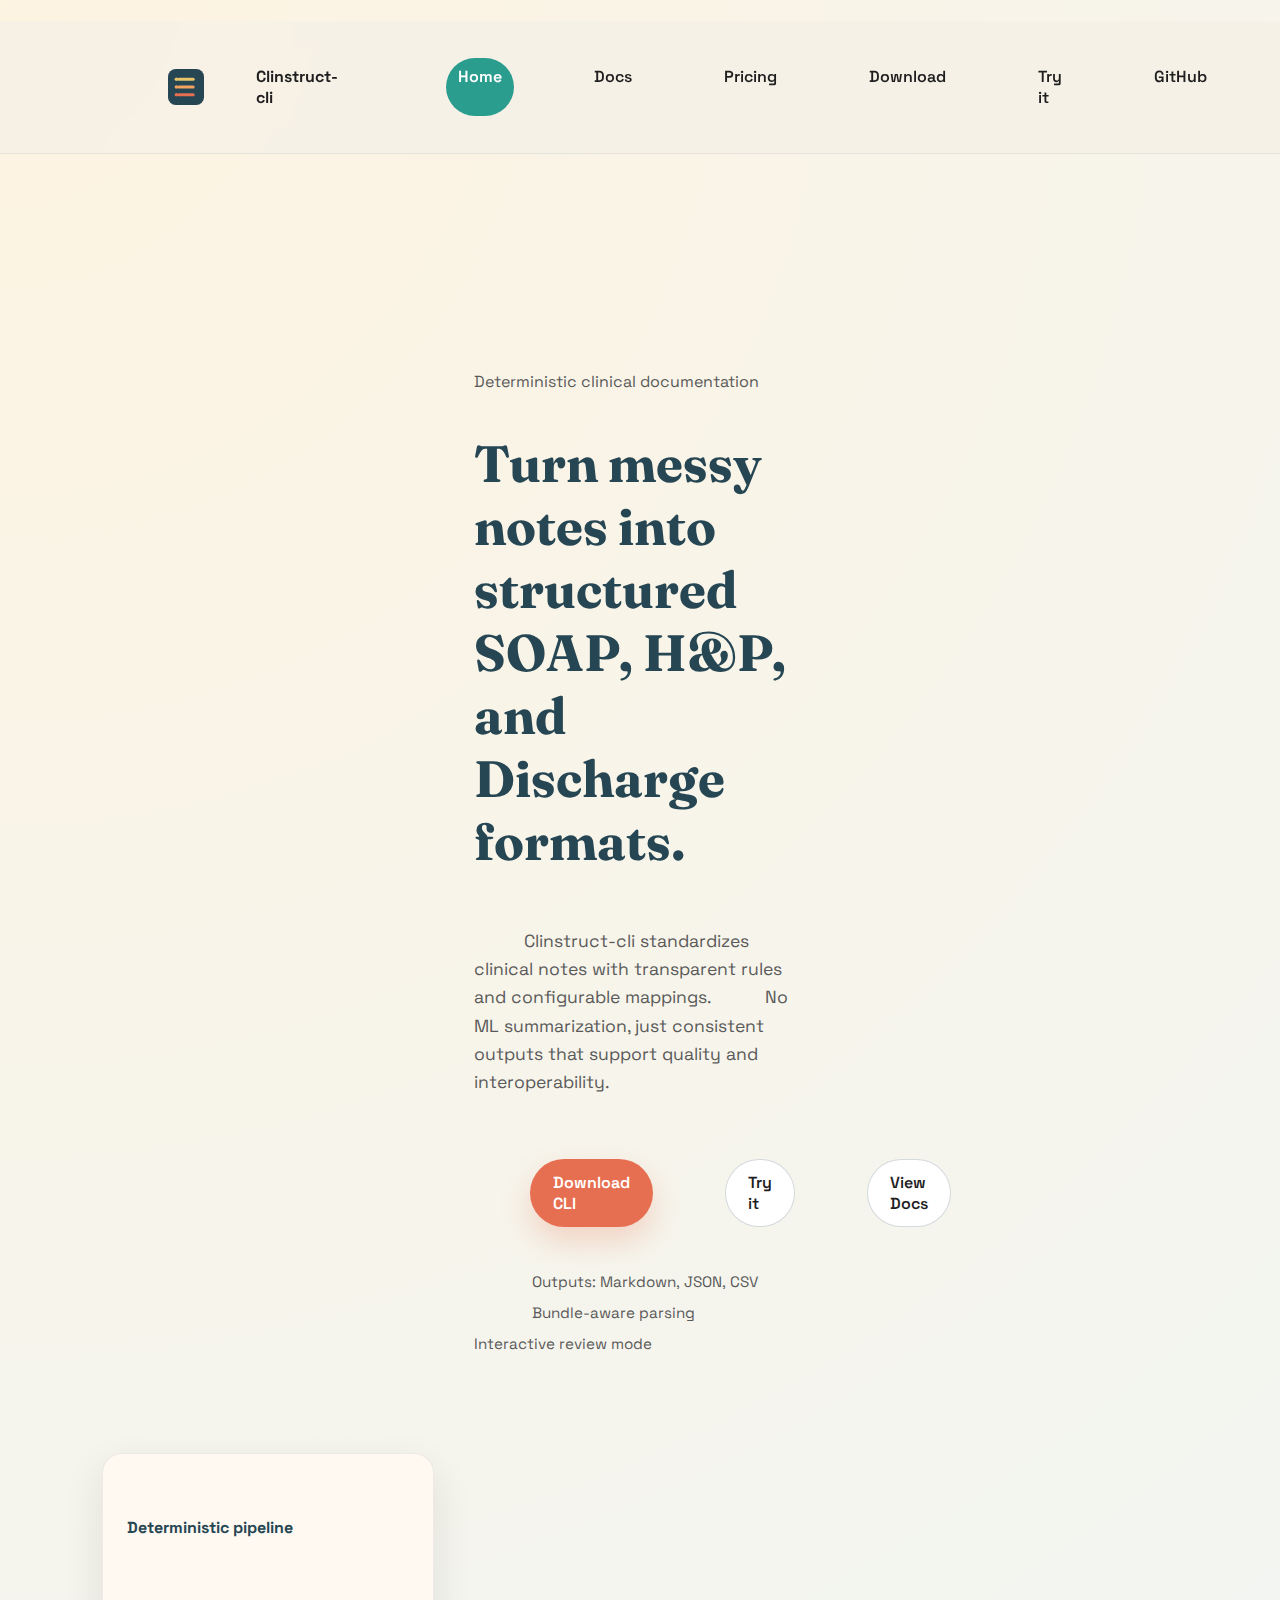
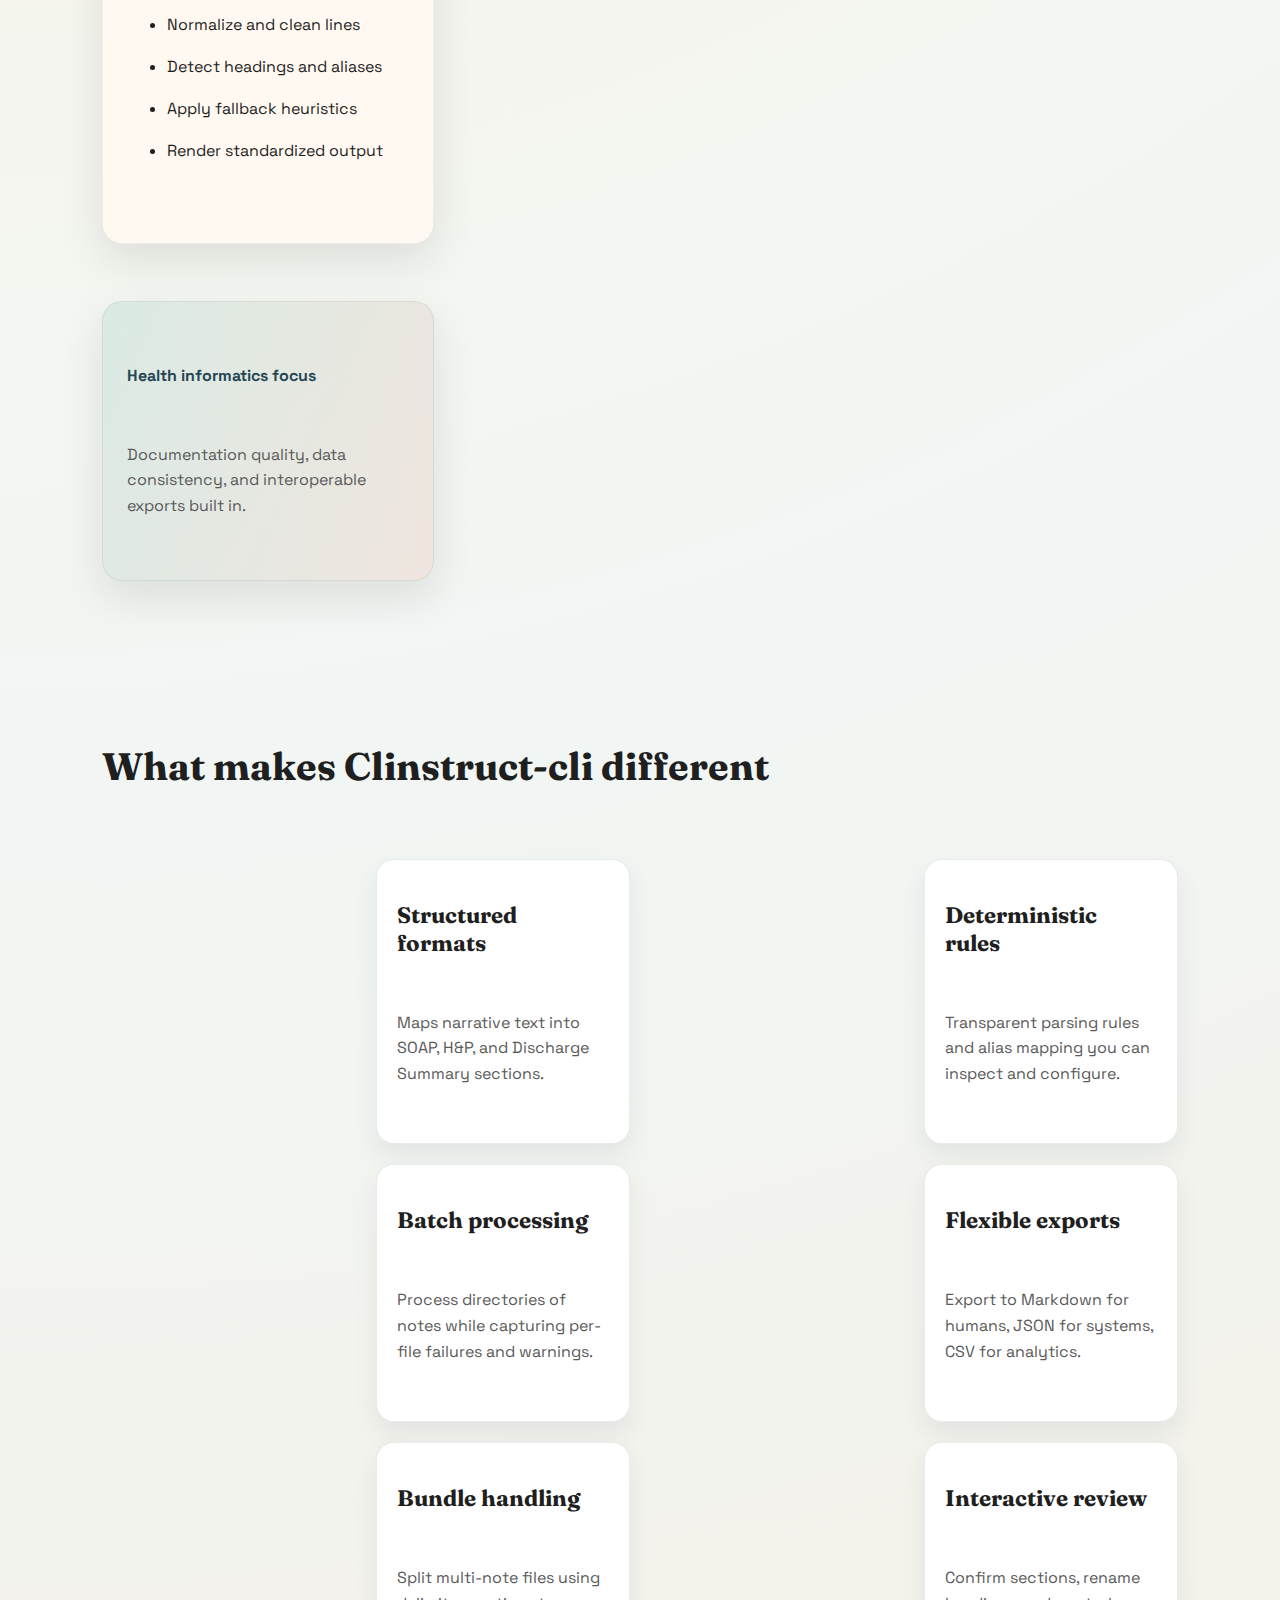
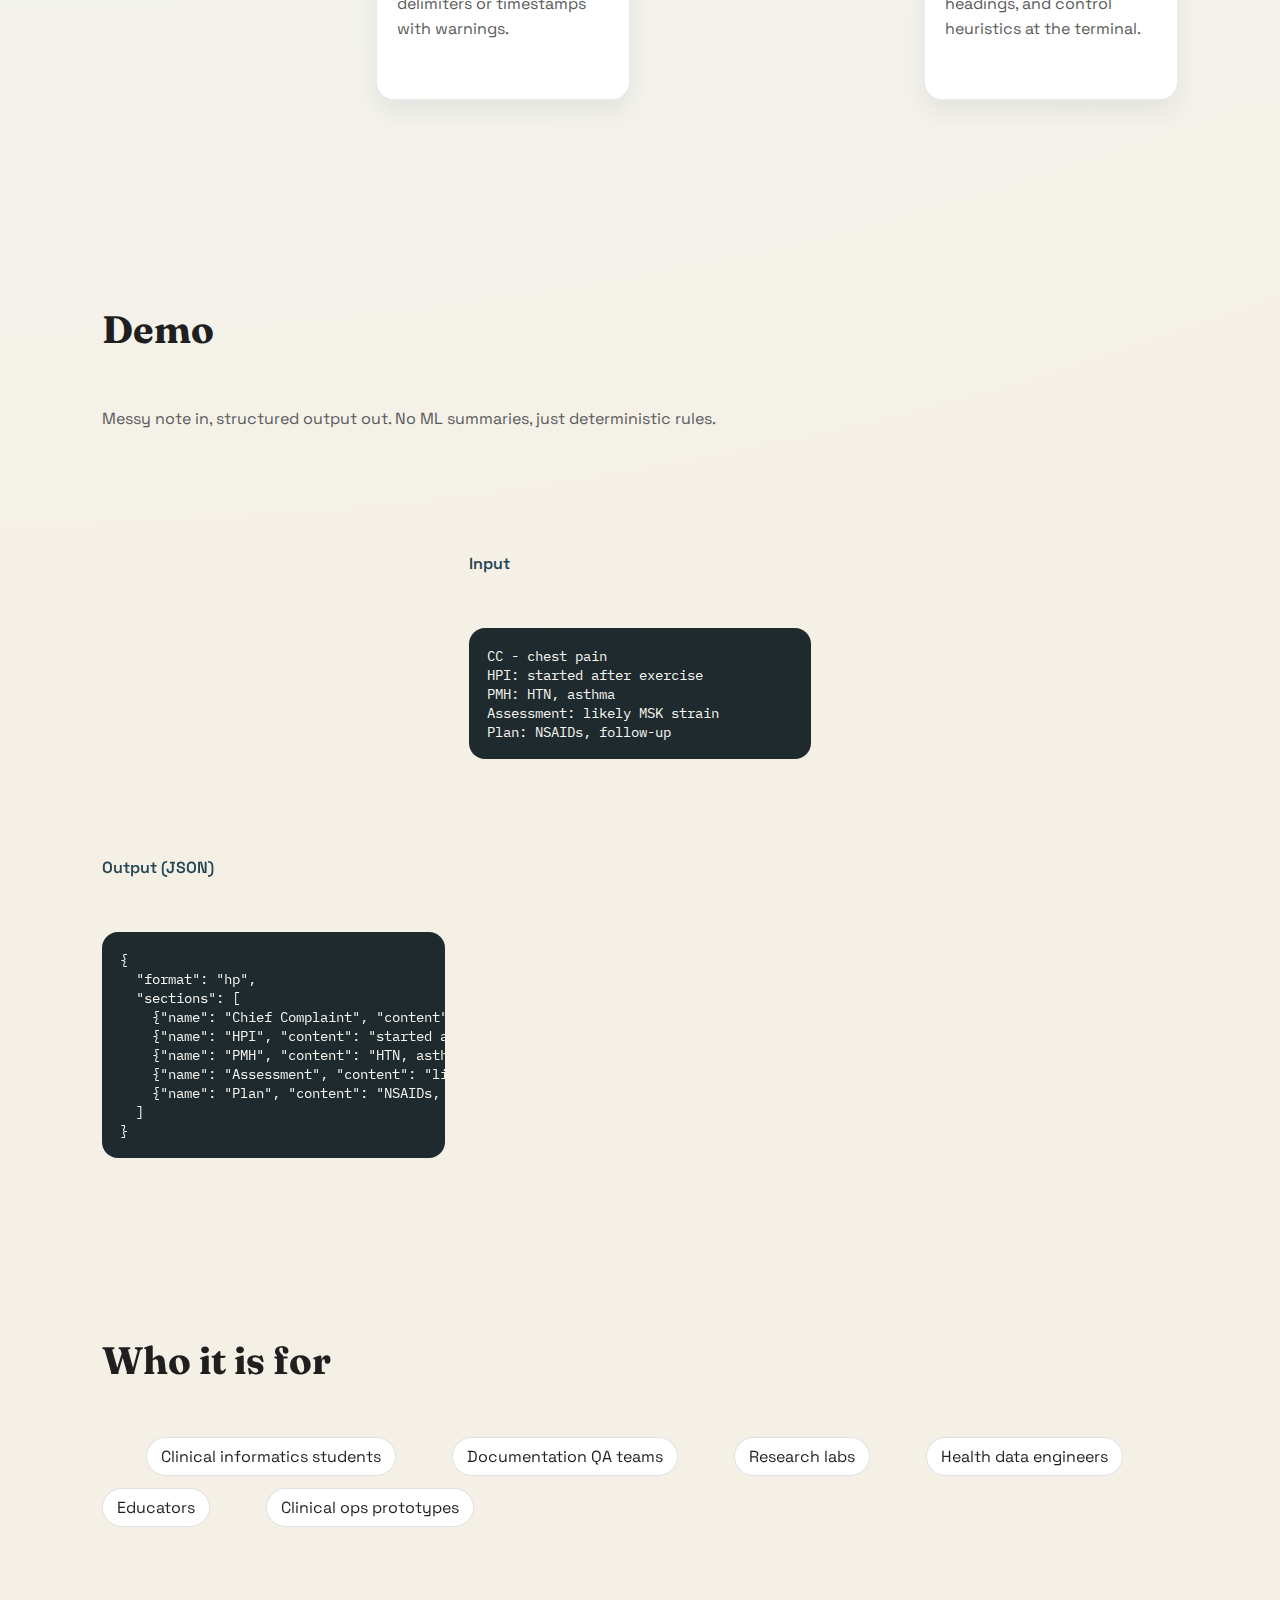
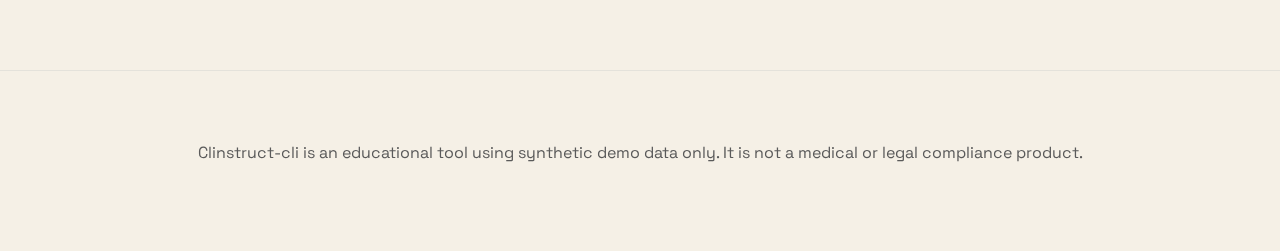
<file: docs/index.html>
<!doctype html>
<html lang="en">
<head>
  <meta charset="utf-8" />
  <meta name="viewport" content="width=device-width,initial-scale=1" />
  <title>Clinstruct-cli</title>
  <link rel="stylesheet" href="style.css" />
</head>
<body>
  <header class="site-header">
    <nav class="nav">
      <a class="brand" href="index.html">
        <img src="assets/logo.svg" alt="Clinstruct-cli logo" />
        <span>Clinstruct-cli</span>
      </a>
      <div class="nav-links">
        <a href="index.html" class="active">Home</a>
        <a href="docs.html">Docs</a>
        <a href="pricing.html">Pricing</a>
        <a href="download.html">Download</a>
        <a href="try.html">Try it</a>
        <a href="https://github.com/owusurita529-sys/clinstruct-cli" target="_blank" rel="noopener noreferrer">GitHub</a>
      </div>
    </nav>
  </header>

  <main>
    <section class="hero">
      <div class="hero-content">
        <p class="eyebrow">Deterministic clinical documentation</p>
        <h1>Turn messy notes into structured SOAP, H&amp;P, and Discharge formats.</h1>
        <p class="lead">
          Clinstruct-cli standardizes clinical notes with transparent rules and configurable mappings.
          No ML summarization, just consistent outputs that support quality and interoperability.
        </p>
        <div class="hero-actions">
          <a class="btn primary" href="download.html">Download CLI</a>
          <a class="btn ghost" href="try.html">Try it</a>
          <a class="btn ghost" href="docs.html">View Docs</a>
        </div>
        <div class="hero-meta">
          <span>Outputs: Markdown, JSON, CSV</span>
          <span>Bundle-aware parsing</span>
          <span>Interactive review mode</span>
        </div>
      </div>

      <div class="hero-panel">
        <div class="panel-card">
          <p class="panel-title">Deterministic pipeline</p>
          <ul>
            <li>Normalize and clean lines</li>
            <li>Detect headings and aliases</li>
            <li>Apply fallback heuristics</li>
            <li>Render standardized output</li>
          </ul>
        </div>
        <div class="panel-card accent">
          <p class="panel-title">Health informatics focus</p>
          <p>Documentation quality, data consistency, and interoperable exports built in.</p>
        </div>
      </div>
    </section>

    <section class="section reveal">
      <h2>What makes Clinstruct-cli different</h2>
      <div class="card-grid">
        <article class="card" style="--delay: 0ms">
          <h3>Structured formats</h3>
          <p>Maps narrative text into SOAP, H&amp;P, and Discharge Summary sections.</p>
        </article>
        <article class="card" style="--delay: 80ms">
          <h3>Deterministic rules</h3>
          <p>Transparent parsing rules and alias mapping you can inspect and configure.</p>
        </article>
        <article class="card" style="--delay: 160ms">
          <h3>Batch processing</h3>
          <p>Process directories of notes while capturing per-file failures and warnings.</p>
        </article>
        <article class="card" style="--delay: 240ms">
          <h3>Flexible exports</h3>
          <p>Export to Markdown for humans, JSON for systems, CSV for analytics.</p>
        </article>
        <article class="card" style="--delay: 320ms">
          <h3>Bundle handling</h3>
          <p>Split multi-note files using delimiters or timestamps with warnings.</p>
        </article>
        <article class="card" style="--delay: 400ms">
          <h3>Interactive review</h3>
          <p>Confirm sections, rename headings, and control heuristics at the terminal.</p>
        </article>
      </div>
    </section>

    <section class="section demo reveal">
      <div>
        <h2>Demo</h2>
        <p>Messy note in, structured output out. No ML summaries, just deterministic rules.</p>
      </div>
      <div class="demo-grid">
        <div>
          <p class="code-label">Input</p>
          <pre class="code-block"><code>CC - chest pain
HPI: started after exercise
PMH: HTN, asthma
Assessment: likely MSK strain
Plan: NSAIDs, follow-up</code></pre>
        </div>
        <div>
          <p class="code-label">Output (JSON)</p>
          <pre class="code-block"><code>{
  "format": "hp",
  "sections": [
    {"name": "Chief Complaint", "content": "chest pain"},
    {"name": "HPI", "content": "started after exercise"},
    {"name": "PMH", "content": "HTN, asthma"},
    {"name": "Assessment", "content": "likely MSK strain"},
    {"name": "Plan", "content": "NSAIDs, follow-up"}
  ]
}</code></pre>
        </div>
      </div>
    </section>

    <section class="section reveal">
      <h2>Who it is for</h2>
      <div class="pill-grid">
        <span>Clinical informatics students</span>
        <span>Documentation QA teams</span>
        <span>Research labs</span>
        <span>Health data engineers</span>
        <span>Educators</span>
        <span>Clinical ops prototypes</span>
      </div>
    </section>
  </main>

  <footer class="footer">
    <p>Clinstruct-cli is an educational tool using synthetic demo data only. It is not a medical or legal compliance product.</p>
  </footer>
</body>
</html>
</file>
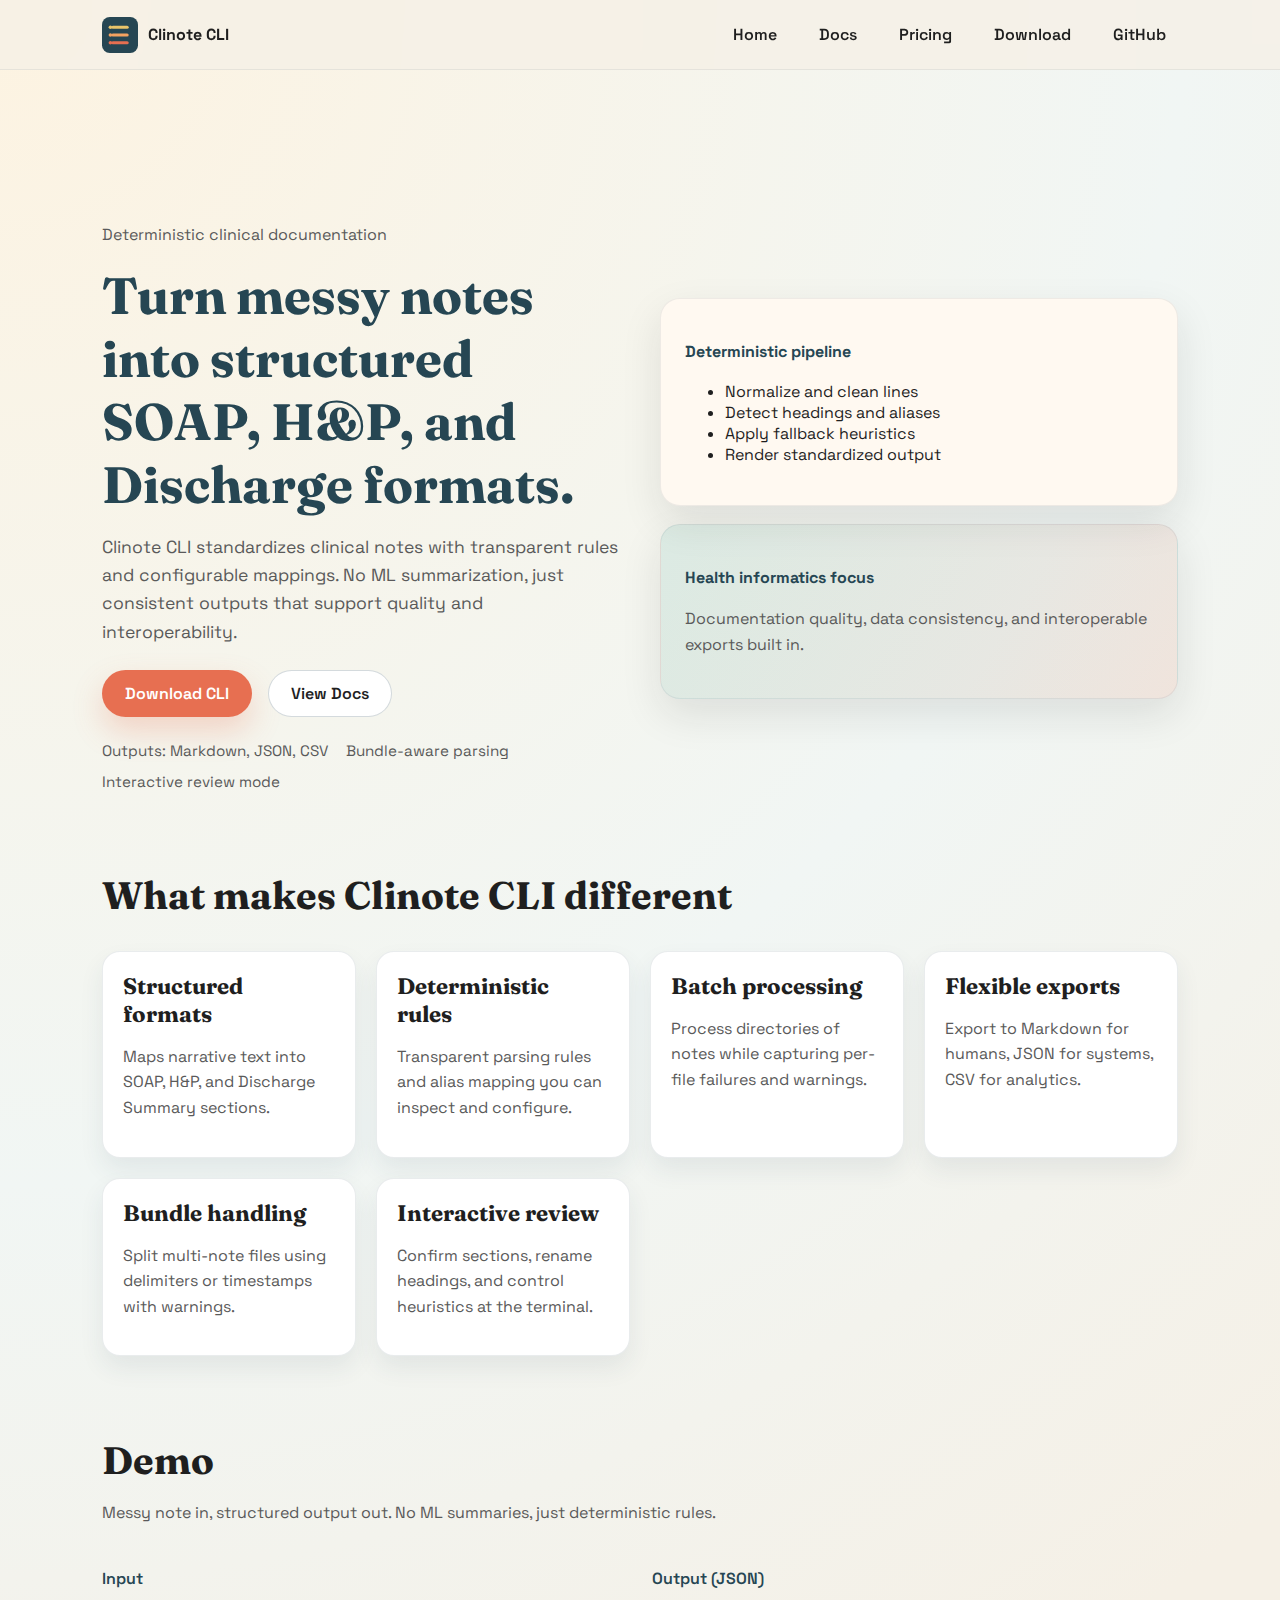
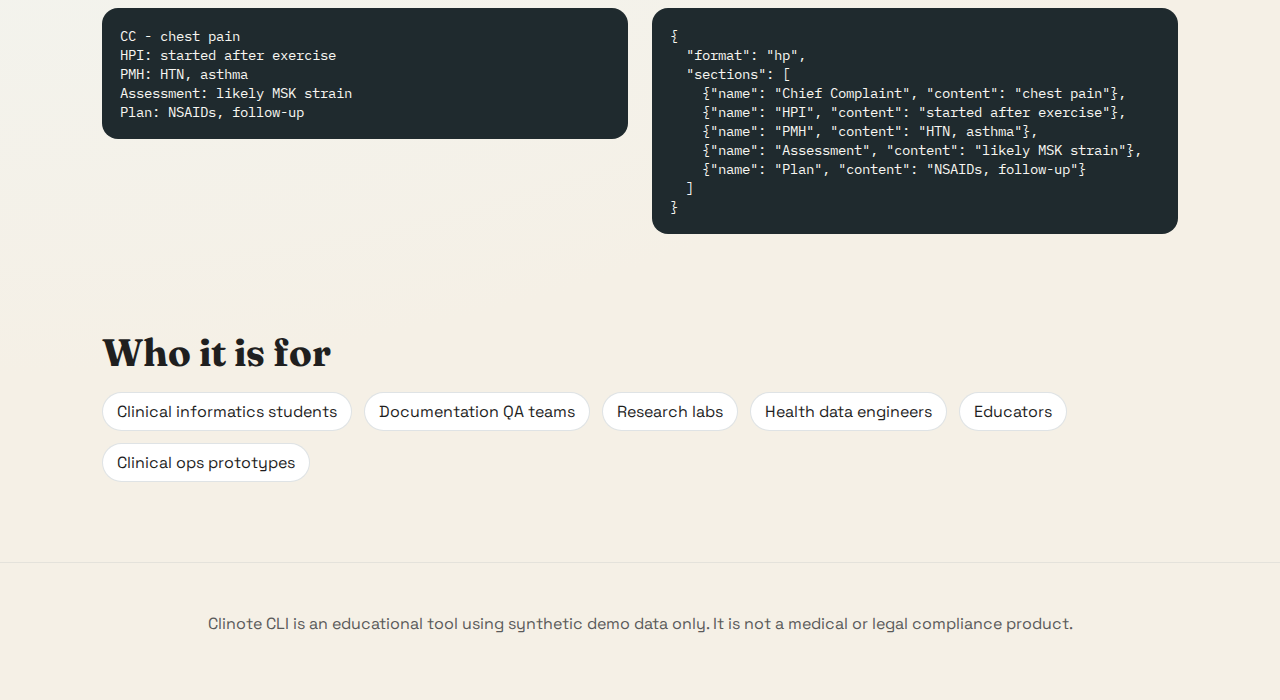
<file: clinote-main/docs/index.html>
<!doctype html>
<html lang="en">
<head>
  <meta charset="utf-8" />
  <meta name="viewport" content="width=device-width,initial-scale=1" />
  <title>Clinote CLI</title>
  <link rel="stylesheet" href="style.css" />
</head>
<body>
  <header class="site-header">
    <nav class="nav">
      <a class="brand" href="index.html">
        <img src="assets/logo.svg" alt="Clinote logo" />
        <span>Clinote CLI</span>
      </a>
      <div class="nav-links">
        <a href="index.html">Home</a>
        <a href="docs.html">Docs</a>
        <a href="pricing.html">Pricing</a>
        <a href="download.html">Download</a>
        <a href="https://github.com/owusurita529-sys/clinote" target="_blank" rel="noopener noreferrer">GitHub</a>
      </div>
    </nav>
  </header>

  <main>
    <section class="hero">
      <div class="hero-content">
        <p class="eyebrow">Deterministic clinical documentation</p>
        <h1>Turn messy notes into structured SOAP, H&amp;P, and Discharge formats.</h1>
        <p class="lead">
          Clinote CLI standardizes clinical notes with transparent rules and configurable mappings.
          No ML summarization, just consistent outputs that support quality and interoperability.
        </p>
        <div class="hero-actions">
          <a class="btn primary" href="download.html">Download CLI</a>
          <a class="btn ghost" href="docs.html">View Docs</a>
        </div>
        <div class="hero-meta">
          <span>Outputs: Markdown, JSON, CSV</span>
          <span>Bundle-aware parsing</span>
          <span>Interactive review mode</span>
        </div>
      </div>
      <div class="hero-panel">
        <div class="panel-card">
          <p class="panel-title">Deterministic pipeline</p>
          <ul>
            <li>Normalize and clean lines</li>
            <li>Detect headings and aliases</li>
            <li>Apply fallback heuristics</li>
            <li>Render standardized output</li>
          </ul>
        </div>
        <div class="panel-card accent">
          <p class="panel-title">Health informatics focus</p>
          <p>Documentation quality, data consistency, and interoperable exports built in.</p>
        </div>
      </div>
    </section>

    <section class="section reveal">
      <h2>What makes Clinote CLI different</h2>
      <div class="card-grid">
        <article class="card" style="--delay: 0ms">
          <h3>Structured formats</h3>
          <p>Maps narrative text into SOAP, H&amp;P, and Discharge Summary sections.</p>
        </article>
        <article class="card" style="--delay: 80ms">
          <h3>Deterministic rules</h3>
          <p>Transparent parsing rules and alias mapping you can inspect and configure.</p>
        </article>
        <article class="card" style="--delay: 160ms">
          <h3>Batch processing</h3>
          <p>Process directories of notes while capturing per-file failures and warnings.</p>
        </article>
        <article class="card" style="--delay: 240ms">
          <h3>Flexible exports</h3>
          <p>Export to Markdown for humans, JSON for systems, CSV for analytics.</p>
        </article>
        <article class="card" style="--delay: 320ms">
          <h3>Bundle handling</h3>
          <p>Split multi-note files using delimiters or timestamps with warnings.</p>
        </article>
        <article class="card" style="--delay: 400ms">
          <h3>Interactive review</h3>
          <p>Confirm sections, rename headings, and control heuristics at the terminal.</p>
        </article>
      </div>
    </section>

    <section class="section demo reveal">
      <div>
        <h2>Demo</h2>
        <p>Messy note in, structured output out. No ML summaries, just deterministic rules.</p>
      </div>
      <div class="demo-grid">
        <div>
          <p class="code-label">Input</p>
          <pre class="code-block"><code>CC - chest pain
HPI: started after exercise
PMH: HTN, asthma
Assessment: likely MSK strain
Plan: NSAIDs, follow-up</code></pre>
        </div>
        <div>
          <p class="code-label">Output (JSON)</p>
          <pre class="code-block"><code>{
  "format": "hp",
  "sections": [
    {"name": "Chief Complaint", "content": "chest pain"},
    {"name": "HPI", "content": "started after exercise"},
    {"name": "PMH", "content": "HTN, asthma"},
    {"name": "Assessment", "content": "likely MSK strain"},
    {"name": "Plan", "content": "NSAIDs, follow-up"}
  ]
}</code></pre>
        </div>
      </div>
    </section>

    <section class="section reveal">
      <h2>Who it is for</h2>
      <div class="pill-grid">
        <span>Clinical informatics students</span>
        <span>Documentation QA teams</span>
        <span>Research labs</span>
        <span>Health data engineers</span>
        <span>Educators</span>
        <span>Clinical ops prototypes</span>
      </div>
    </section>
  </main>

  <footer class="footer">
    <p>Clinote CLI is an educational tool using synthetic demo data only. It is not a medical or legal compliance product.</p>
  </footer>
</body>
</html>
</file>
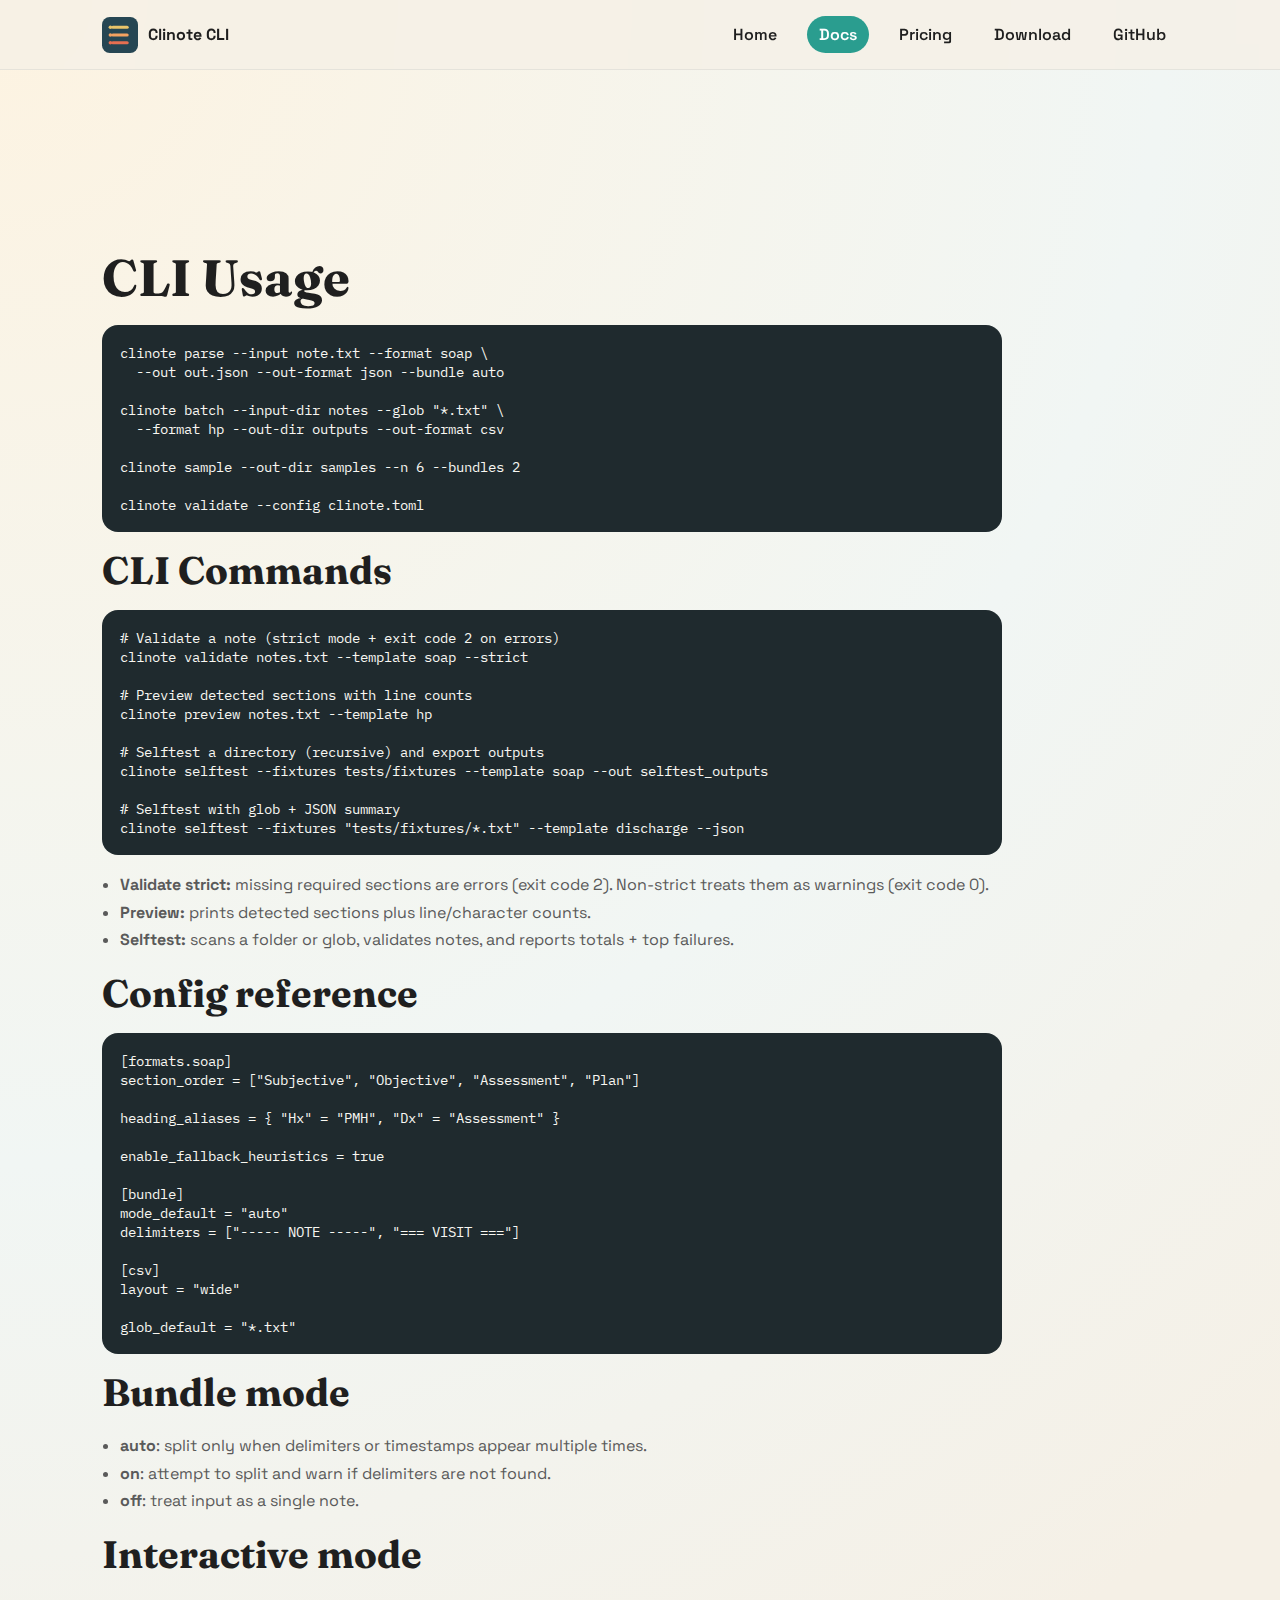
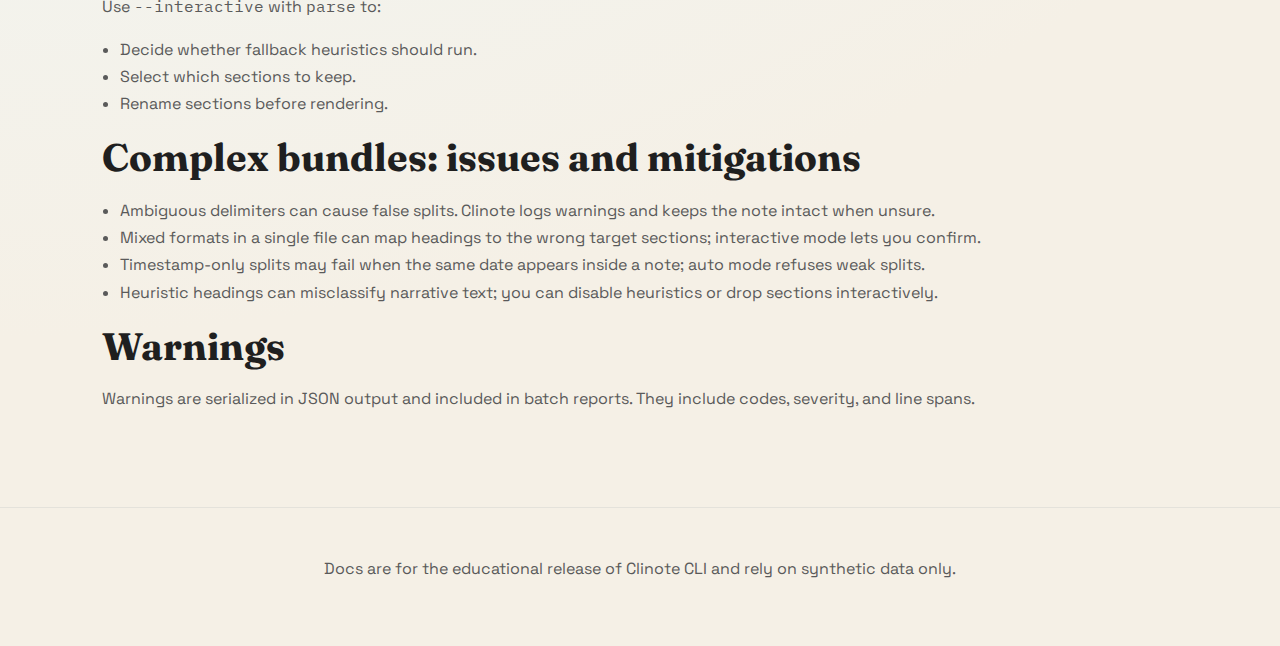
<file: docs/docs.html>
<!doctype html>
<html lang="en">
<head>
  <meta charset="utf-8" />
  <meta name="viewport" content="width=device-width,initial-scale=1" />
  <title>Clinote CLI Docs</title>
  <link rel="stylesheet" href="style.css" />
</head>
<body>
  <header class="site-header">
    <nav class="nav">
      <a class="brand" href="index.html">
        <img src="assets/logo.svg" alt="Clinote logo" />
        <span>Clinote CLI</span>
      </a>
      <div class="nav-links">
        <a href="index.html">Home</a>
        <a href="docs.html" class="active">Docs</a>
        <a href="pricing.html">Pricing</a>
        <a href="download.html">Download</a>
        <a href="https://github.com/owusurita529-sys/clinote" target="_blank" rel="noopener noreferrer">GitHub</a>
      </div>
    </nav>
  </header>

  <main>
    <section class="section narrow">
      <h1>CLI Usage</h1>
      <pre class="code-block"><code>clinote parse --input note.txt --format soap \
  --out out.json --out-format json --bundle auto

clinote batch --input-dir notes --glob "*.txt" \
  --format hp --out-dir outputs --out-format csv

clinote sample --out-dir samples --n 6 --bundles 2

clinote validate --config clinote.toml</code></pre>

      <h2>CLI Commands</h2>
      <pre class="code-block"><code># Validate a note (strict mode + exit code 2 on errors)
clinote validate notes.txt --template soap --strict

# Preview detected sections with line counts
clinote preview notes.txt --template hp

# Selftest a directory (recursive) and export outputs
clinote selftest --fixtures tests/fixtures --template soap --out selftest_outputs

# Selftest with glob + JSON summary
clinote selftest --fixtures "tests/fixtures/*.txt" --template discharge --json</code></pre>
      <ul class="doc-list">
        <li><strong>Validate strict:</strong> missing required sections are errors (exit code 2). Non-strict treats them as warnings (exit code 0).</li>
        <li><strong>Preview:</strong> prints detected sections plus line/character counts.</li>
        <li><strong>Selftest:</strong> scans a folder or glob, validates notes, and reports totals + top failures.</li>
      </ul>

      <h2>Config reference</h2>
      <pre class="code-block"><code>[formats.soap]
section_order = ["Subjective", "Objective", "Assessment", "Plan"]

heading_aliases = { "Hx" = "PMH", "Dx" = "Assessment" }

enable_fallback_heuristics = true

[bundle]
mode_default = "auto"
delimiters = ["----- NOTE -----", "=== VISIT ==="]

[csv]
layout = "wide"

glob_default = "*.txt"</code></pre>

      <h2>Bundle mode</h2>
      <ul class="doc-list">
        <li><strong>auto</strong>: split only when delimiters or timestamps appear multiple times.</li>
        <li><strong>on</strong>: attempt to split and warn if delimiters are not found.</li>
        <li><strong>off</strong>: treat input as a single note.</li>
      </ul>

      <h2>Interactive mode</h2>
      <p>Use <code>--interactive</code> with <code>parse</code> to:</p>
      <ul class="doc-list">
        <li>Decide whether fallback heuristics should run.</li>
        <li>Select which sections to keep.</li>
        <li>Rename sections before rendering.</li>
      </ul>

      <h2>Complex bundles: issues and mitigations</h2>
      <ul class="doc-list">
        <li>Ambiguous delimiters can cause false splits. Clinote logs warnings and keeps the note intact when unsure.</li>
        <li>Mixed formats in a single file can map headings to the wrong target sections; interactive mode lets you confirm.</li>
        <li>Timestamp-only splits may fail when the same date appears inside a note; auto mode refuses weak splits.</li>
        <li>Heuristic headings can misclassify narrative text; you can disable heuristics or drop sections interactively.</li>
      </ul>

      <h2>Warnings</h2>
      <p>Warnings are serialized in JSON output and included in batch reports. They include codes, severity, and line spans.</p>
    </section>
  </main>

  <footer class="footer">
    <p>Docs are for the educational release of Clinote CLI and rely on synthetic data only.</p>
  </footer>
</body>
</html>
</file>
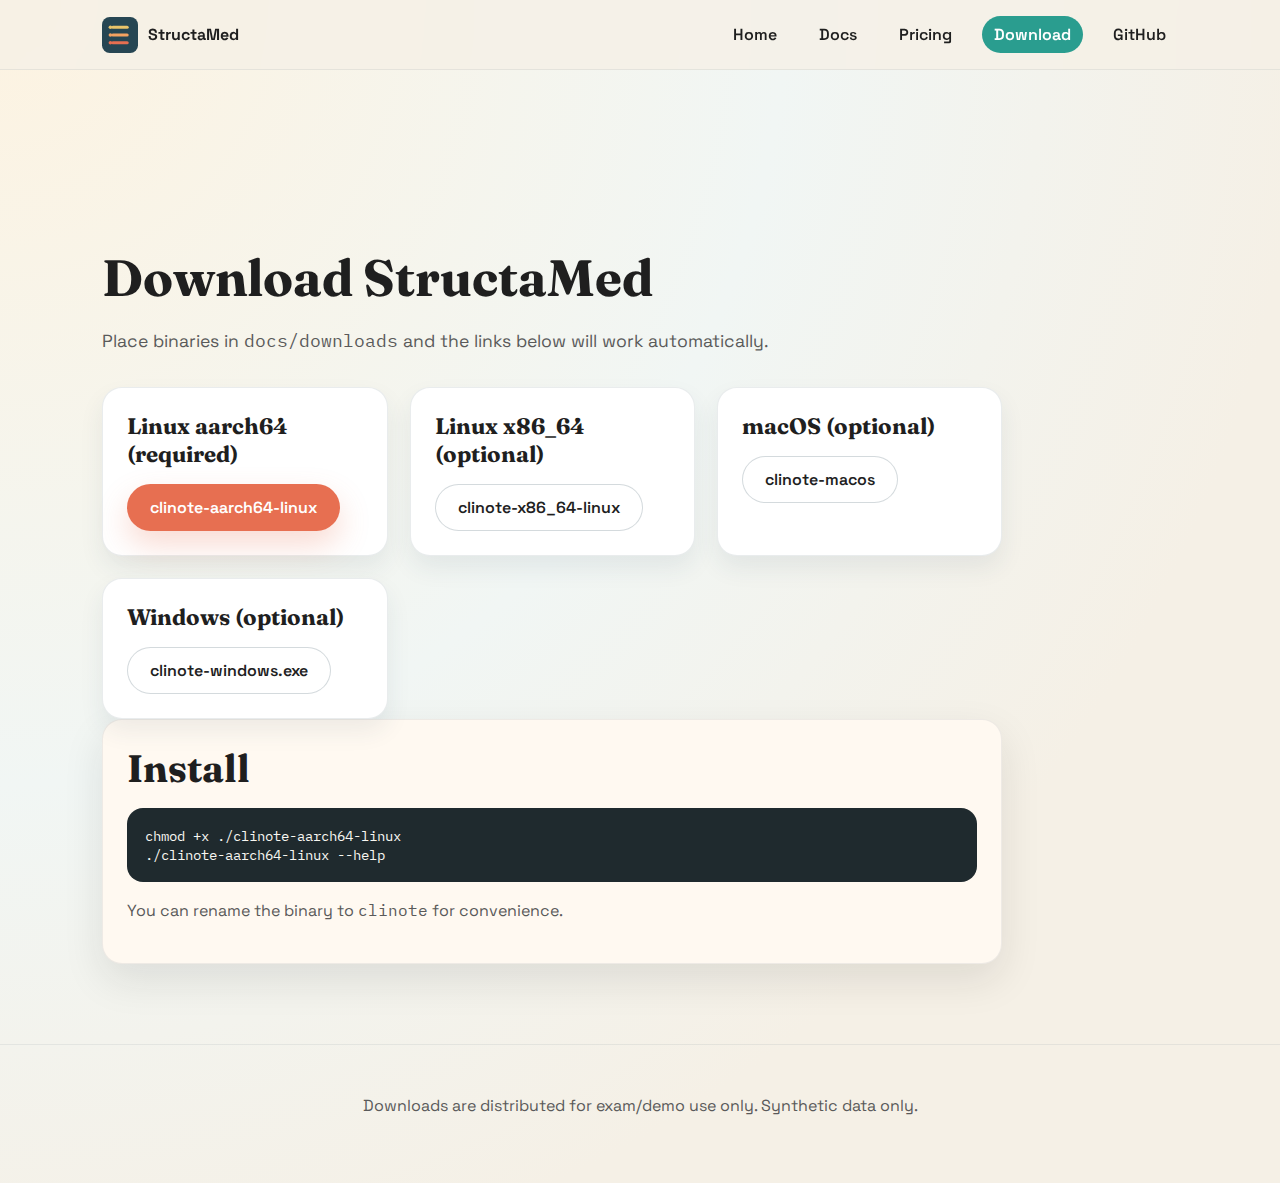
<file: docs/download.html>
<!doctype html>
<html lang="en">
<head>
  <meta charset="utf-8" />
  <meta name="viewport" content="width=device-width,initial-scale=1" />
  <title>StructaMed Downloads</title>
  <link rel="stylesheet" href="style.css" />
</head>
<body>
  <header class="site-header">
    <nav class="nav">
      <a class="brand" href="index.html">
        <img src="assets/logo.svg" alt="StructaMed logo" />
        <span>StructaMed</span>
      </a>
      <div class="nav-links">
        <a href="index.html">Home</a>
        <a href="docs.html">Docs</a>
        <a href="pricing.html">Pricing</a>
        <a href="download.html" class="active">Download</a>
        <a href="https://github.com/owusurita529-sys/StructaMed" target="_blank" rel="noopener noreferrer">GitHub</a>
      </div>
    </nav>
  </header>

  <main>
    <section class="section narrow">
      <h1>Download StructaMed</h1>
      <p class="lead">Place binaries in <code>docs/downloads</code> and the links below will work automatically.</p>

      <div class="download-grid">
        <div class="download-card">
          <h3>Linux aarch64 (required)</h3>
          <a class="btn primary" href="downloads/clinote-aarch64-unknown-linux-musl.tar.gz">clinote-aarch64-linux</a>
        </div>
        <div class="download-card">
          <h3>Linux x86_64 (optional)</h3>
          <a class="btn ghost" href="downloads/clinote-x86_64-unknown-linux-musl.tar.gz">clinote-x86_64-linux</a>
        </div>
        <div class="download-card">
          <h3>macOS (optional)</h3>
          <a class="btn ghost" href="downloads/clinote-macos">clinote-macos</a>
        </div>
        <div class="download-card">
          <h3>Windows (optional)</h3>
          <a class="btn ghost" href="downloads/clinote-windows.exe">clinote-windows.exe</a>
        </div>
      </div>

      <div class="panel-card">
        <h2>Install</h2>
        <pre class="code-block"><code>chmod +x ./clinote-aarch64-linux
./clinote-aarch64-linux --help</code></pre>
        <p class="muted">You can rename the binary to <code>clinote</code> for convenience.</p>
      </div>
    </section>
  </main>

  <footer class="footer">
    <p>Downloads are distributed for exam/demo use only. Synthetic data only.</p>
  </footer>
</body>
</html>
</file>
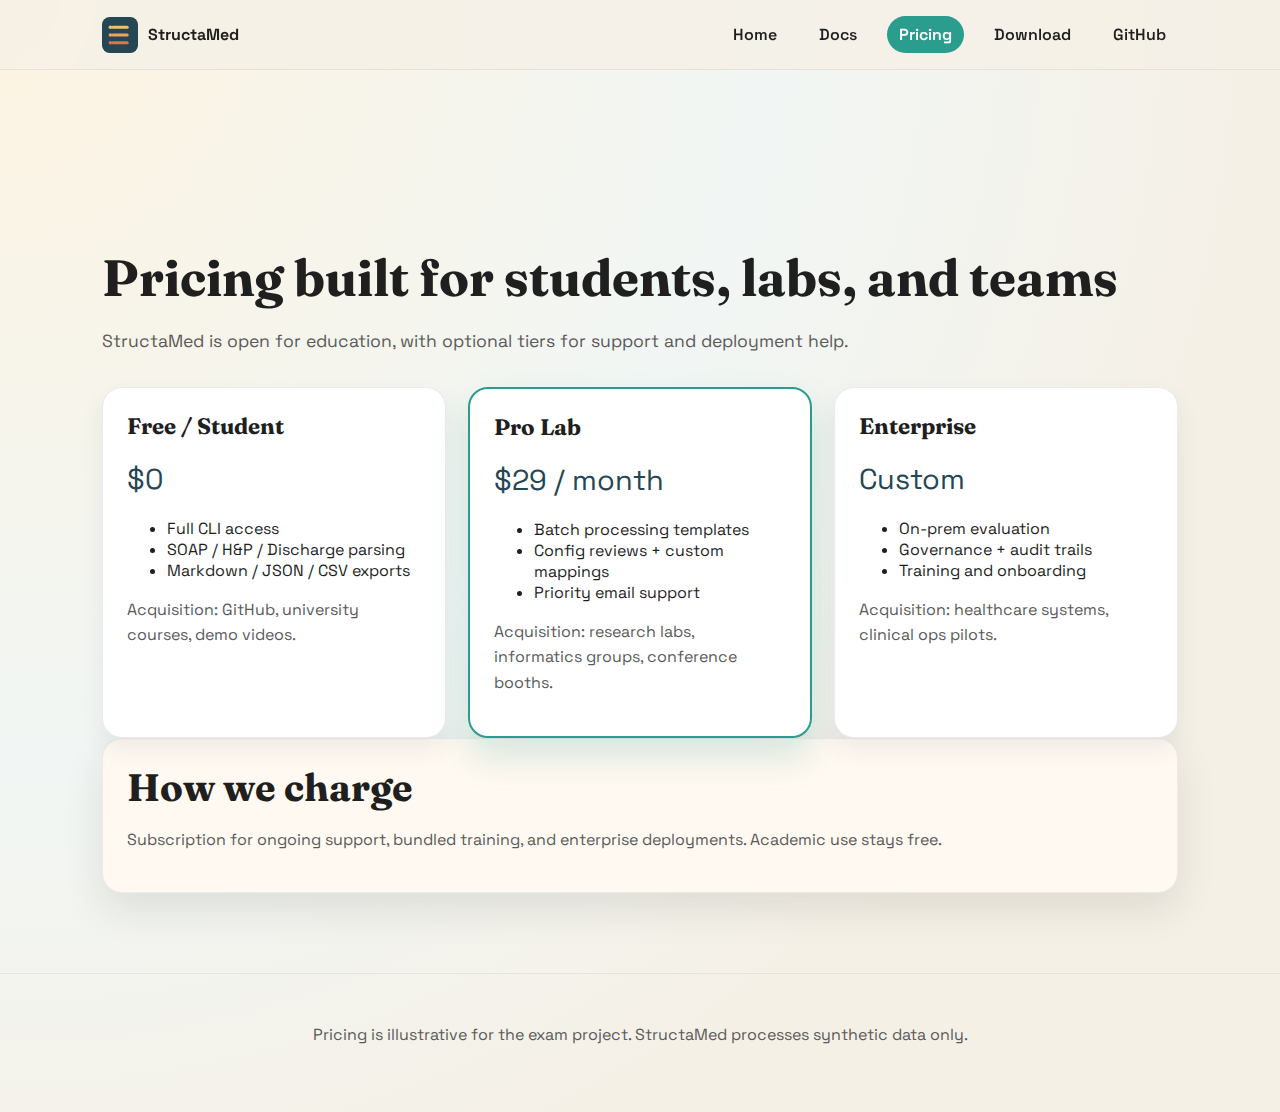
<file: docs/pricing.html>
<!doctype html>
<html lang="en">
<head>
  <meta charset="utf-8" />
  <meta name="viewport" content="width=device-width,initial-scale=1" />
  <title>StructaMed Pricing</title>
  <link rel="stylesheet" href="style.css" />
</head>
<body>
  <header class="site-header">
    <nav class="nav">
      <a class="brand" href="index.html">
        <img src="assets/logo.svg" alt="StructaMed logo" />
        <span>StructaMed</span>
      </a>
      <div class="nav-links">
        <a href="index.html">Home</a>
        <a href="docs.html">Docs</a>
        <a href="pricing.html" class="active">Pricing</a>
        <a href="download.html">Download</a>
        <a href="https://github.com/owusurita529-sys/StructaMed" target="_blank" rel="noopener noreferrer">GitHub</a>
      </div>
    </nav>
  </header>

  <main>
    <section class="section">
      <h1>Pricing built for students, labs, and teams</h1>
      <p class="lead">StructaMed is open for education, with optional tiers for support and deployment help.</p>

      <div class="price-grid">
        <article class="price-card">
          <h3>Free / Student</h3>
          <p class="price">$0</p>
          <ul>
            <li>Full CLI access</li>
            <li>SOAP / H&amp;P / Discharge parsing</li>
            <li>Markdown / JSON / CSV exports</li>
          </ul>
          <p class="muted">Acquisition: GitHub, university courses, demo videos.</p>
        </article>
        <article class="price-card featured">
          <h3>Pro Lab</h3>
          <p class="price">$29 / month</p>
          <ul>
            <li>Batch processing templates</li>
            <li>Config reviews + custom mappings</li>
            <li>Priority email support</li>
          </ul>
          <p class="muted">Acquisition: research labs, informatics groups, conference booths.</p>
        </article>
        <article class="price-card">
          <h3>Enterprise</h3>
          <p class="price">Custom</p>
          <ul>
            <li>On-prem evaluation</li>
            <li>Governance + audit trails</li>
            <li>Training and onboarding</li>
          </ul>
          <p class="muted">Acquisition: healthcare systems, clinical ops pilots.</p>
        </article>
      </div>

      <div class="panel-card">
        <h2>How we charge</h2>
        <p>Subscription for ongoing support, bundled training, and enterprise deployments. Academic use stays free.</p>
      </div>
    </section>
  </main>

  <footer class="footer">
    <p>Pricing is illustrative for the exam project. StructaMed processes synthetic data only.</p>
  </footer>
</body>
</html>
</file>
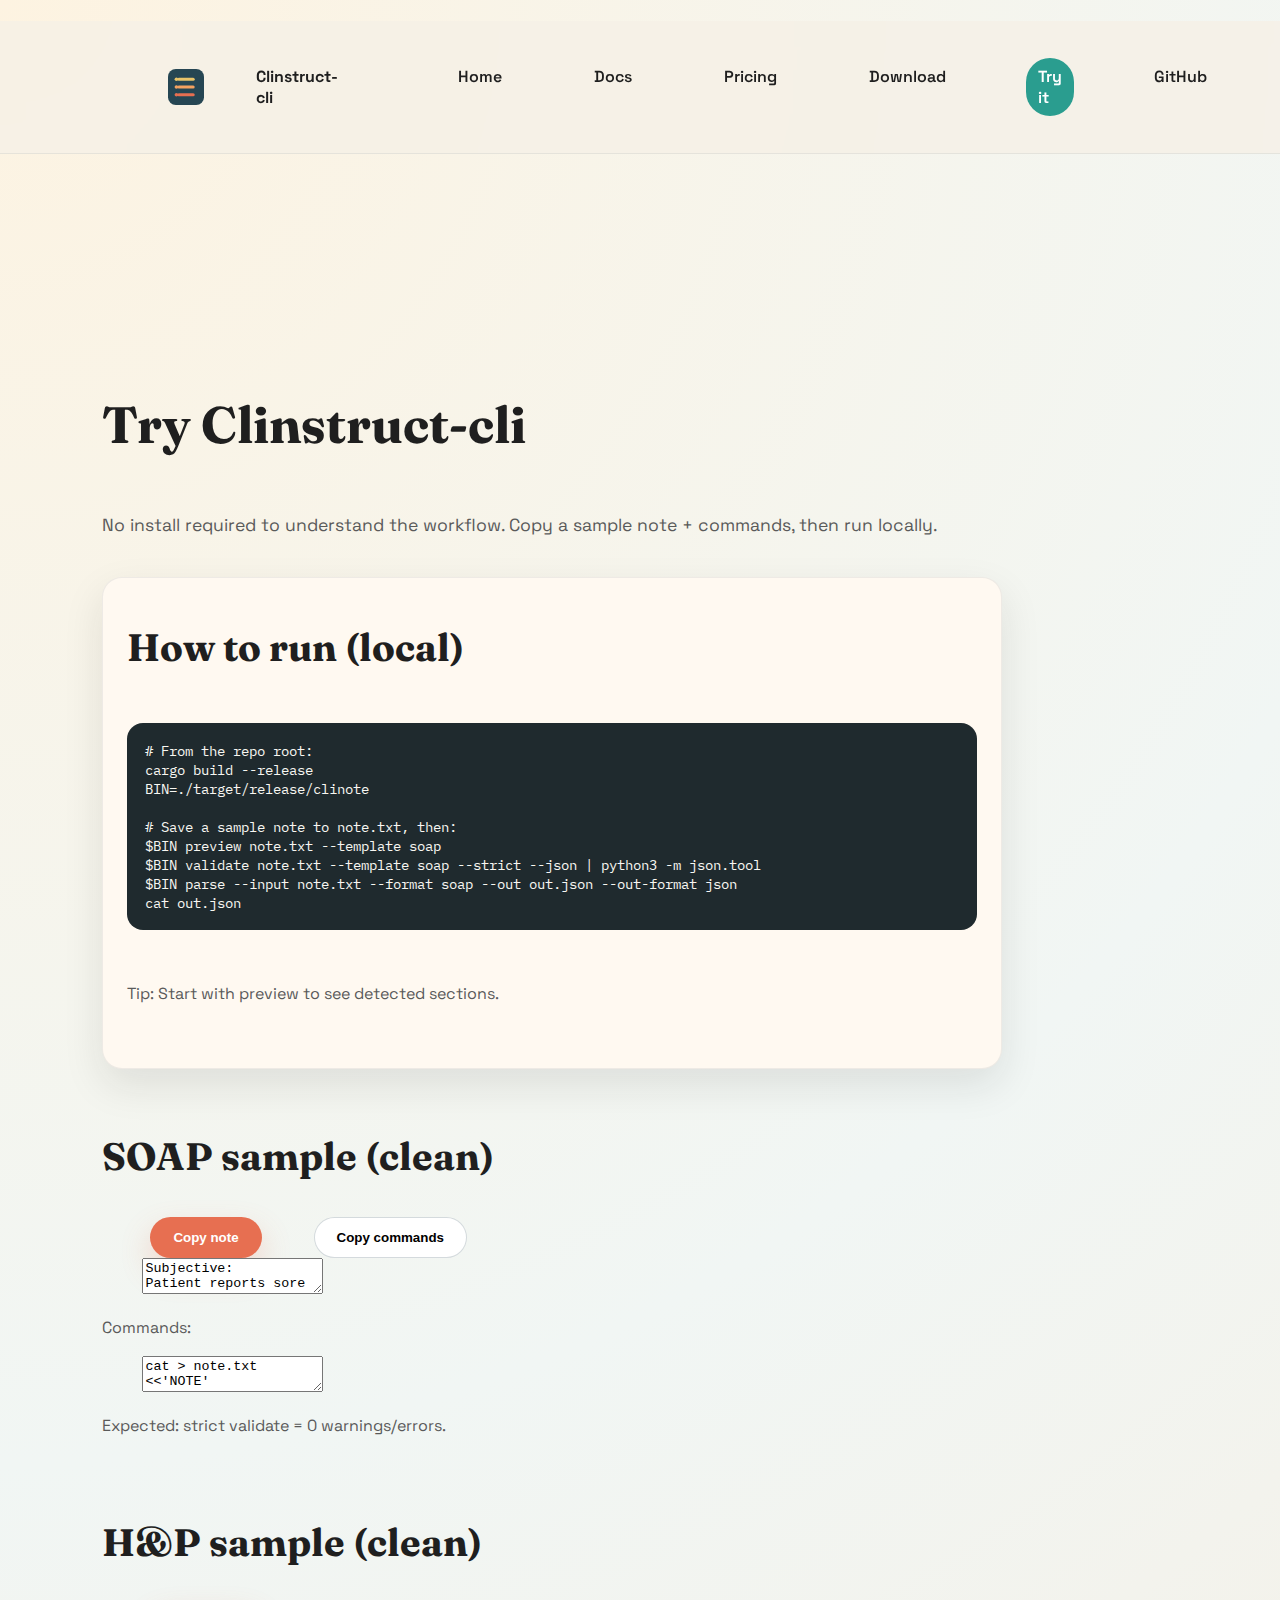
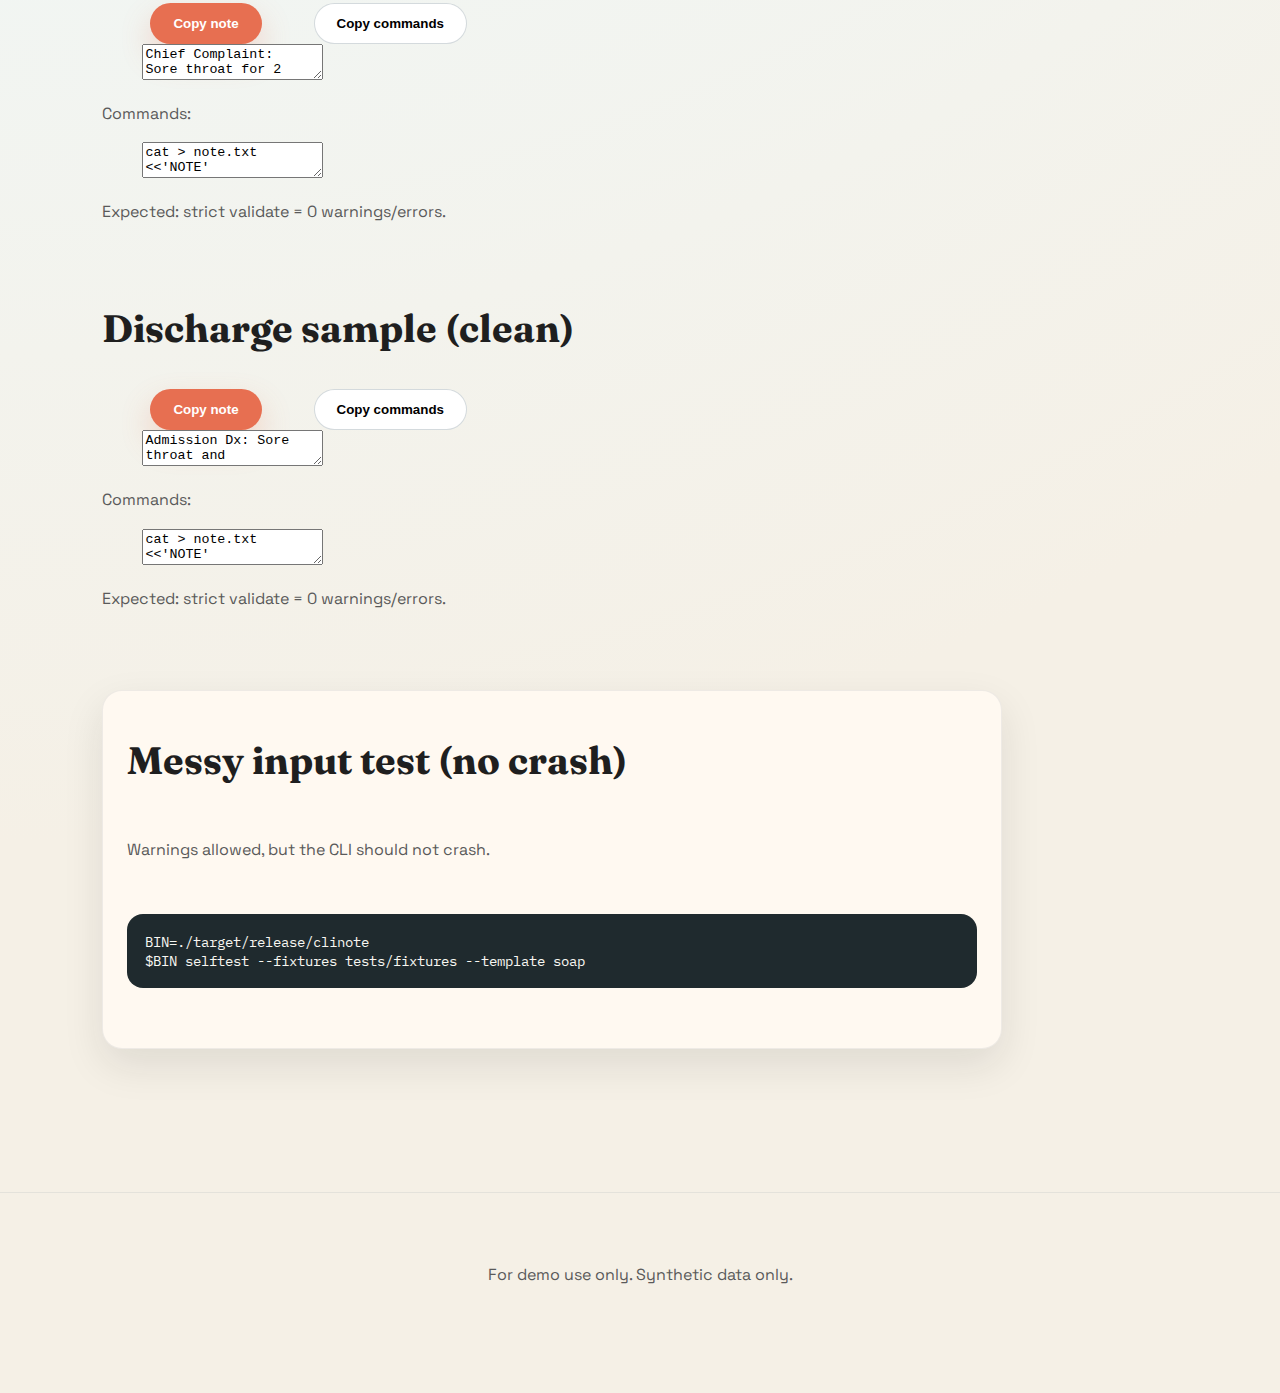
<file: docs/try.html>
<!doctype html>
<html lang="en">
<head>
  <meta charset="utf-8" />
  <meta name="viewport" content="width=device-width,initial-scale=1" />
  <title>Try Clinstruct-cli</title>
  <link rel="stylesheet" href="style.css" />
  <style>
    .try-grid { display: grid; gap: 16px; }
    .try-card { border: 1px solid rgba(0,0,0,.12); border-radius: 14px; padding: 16px; background: #fff; }
    .try-row { display: flex; gap: 10px; flex-wrap: wrap; align-items: center; margin: 10px 0; }
    textarea {
      width: 100%;
      min-height: 180px;
      font-family: ui-monospace, SFMono-Regular, Menlo, Monaco, Consolas, "Liberation Mono", "Courier New", monospace;
      font-size: 13px;
      padding: 12px;
      border-radius: 12px;
      border: 1px solid rgba(0,0,0,.15);
    }
    .small { min-height: 120px; }
    .hint { color: rgba(0,0,0,.65); font-size: 0.95rem; }
    .kbd { font-family: ui-monospace, monospace; padding: 2px 6px; border: 1px solid rgba(0,0,0,.15); border-radius: 6px; background: rgba(0,0,0,.03); }
  </style>
</head>
<body>
  <header class="site-header">
    <nav class="nav">
      <a class="brand" href="index.html">
        <img src="assets/logo.svg" alt="Clinstruct-cli logo" />
        <span>Clinstruct-cli</span>
      </a>
      <div class="nav-links">
        <a href="index.html">Home</a>
        <a href="docs.html">Docs</a>
        <a href="pricing.html">Pricing</a>
        <a href="download.html">Download</a>
        <a href="try.html" class="active">Try it</a>
        <a href="https://github.com/owusurita529-sys/clinstruct-cli" target="_blank" rel="noopener noreferrer">GitHub</a>
      </div>
    </nav>
  </header>

  <main>
    <section class="section narrow">
      <h1>Try Clinstruct-cli</h1>
      <p class="lead">No install required to understand the workflow. Copy a sample note + commands, then run locally.</p>

      <div class="panel-card">
        <h2>How to run (local)</h2>
        <pre class="code-block"><code># From the repo root:
cargo build --release
BIN=./target/release/clinote

# Save a sample note to note.txt, then:
$BIN preview note.txt --template soap
$BIN validate note.txt --template soap --strict --json | python3 -m json.tool
$BIN parse --input note.txt --format soap --out out.json --out-format json
cat out.json</code></pre>
        <p class="hint">Tip: Start with <span class="kbd">preview</span> to see detected sections.</p>
      </div>

      <div class="try-grid">

        <div class="try-card">
          <h2>SOAP sample (clean)</h2>
          <div class="try-row">
            <button class="btn primary" data-copy="#soap-note">Copy note</button>
            <button class="btn ghost" data-copy="#soap-cmds">Copy commands</button>
          </div>
          <textarea id="soap-note">Subjective:
Patient reports sore throat x2 days. No dyspnea. No chest pain.

Objective:
Temp 37.6C. Oropharynx mildly erythematous. Lungs clear.

Assessment:
Likely viral pharyngitis based on symptoms and benign exam.
No signs of pneumonia or airway compromise.

Plan:
Supportive care, fluids, acetaminophen PRN. Return if worse.</textarea>

          <p class="hint">Commands:</p>
          <textarea class="small" id="soap-cmds">cat > note.txt <<'NOTE'
(paste SOAP note here)
NOTE

BIN=./target/release/clinote
$BIN preview note.txt --template soap
$BIN validate note.txt --template soap --strict --json | python3 -m json.tool
$BIN parse --input note.txt --format soap --out out.json --out-format json
cat out.json</textarea>

          <p class="hint">Expected: strict validate = 0 warnings/errors.</p>
        </div>

        <div class="try-card">
          <h2>H&amp;P sample (clean)</h2>
          <div class="try-row">
            <button class="btn primary" data-copy="#hp-note">Copy note</button>
            <button class="btn ghost" data-copy="#hp-cmds">Copy commands</button>
          </div>
          <textarea id="hp-note">Chief Complaint:
Sore throat for 2 days with mild pain on swallowing; no shortness of breath.

History of Present Illness:
2 days sore throat with low-grade fever.
No cough, no dyspnea, tolerating oral intake.

Past Medical History:
No chronic medical problems reported.

Medications:
No regular home medications. Took acetaminophen once today.

Allergies:
No known drug allergies. No food allergies reported.

Physical Exam:
General: well appearing, no acute distress.
HEENT: mild pharyngeal erythema, no exudate.
Lungs: clear to auscultation bilaterally.

Assessment:
Most consistent with viral pharyngitis given symptoms and benign exam.

Plan:
Supportive care, hydration, acetaminophen PRN.
Return if worsening symptoms or breathing difficulty.</textarea>

          <p class="hint">Commands:</p>
          <textarea class="small" id="hp-cmds">cat > note.txt <<'NOTE'
(paste H&amp;P note here)
NOTE

BIN=./target/release/clinote
$BIN preview note.txt --template hp
$BIN validate note.txt --template hp --strict --json | python3 -m json.tool</textarea>

          <p class="hint">Expected: strict validate = 0 warnings/errors.</p>
        </div>

        <div class="try-card">
          <h2>Discharge sample (clean)</h2>
          <div class="try-row">
            <button class="btn primary" data-copy="#dc-note">Copy note</button>
            <button class="btn ghost" data-copy="#dc-cmds">Copy commands</button>
          </div>
          <textarea id="dc-note">Admission Dx: Sore throat and dehydration concern; suspected viral pharyngitis.
Discharge Dx: Viral pharyngitis.
Admission Date: 2026-02-01
Discharge Date: 2026-02-02
Hospital Course: Admitted for observation due to sore throat and poor oral intake. Vitals remained stable with no respiratory distress. Symptoms improved with hydration and analgesia. No complications.
Medications: Acetaminophen 500 mg PO every 6-8 hours as needed for pain/fever.
Follow-up: Follow up with primary care in 3-5 days if symptoms persist. Return immediately for shortness of breath, inability to swallow, persistent high fever, or worsening symptoms.
Disposition: Discharged home in stable condition.</textarea>

          <p class="hint">Commands:</p>
          <textarea class="small" id="dc-cmds">cat > note.txt <<'NOTE'
(paste Discharge note here)
NOTE

BIN=./target/release/clinote
$BIN preview note.txt --template discharge
$BIN validate note.txt --template discharge --strict --json | python3 -m json.tool</textarea>

          <p class="hint">Expected: strict validate = 0 warnings/errors.</p>
        </div>

      </div>

      <div class="panel-card">
        <h2>Messy input test (no crash)</h2>
        <p class="muted">Warnings allowed, but the CLI should not crash.</p>
        <pre class="code-block"><code>BIN=./target/release/clinote
$BIN selftest --fixtures tests/fixtures --template soap</code></pre>
      </div>
    </section>
  </main>

  <footer class="footer">
    <p>For demo use only. Synthetic data only.</p>
  </footer>

  <script>
    async function copyTextFrom(selector) {
      const el = document.querySelector(selector);
      const text = el ? el.value : "";
      await navigator.clipboard.writeText(text);
    }

    document.addEventListener("click", async (e) => {
      const btn = e.target.closest("[data-copy]");
      if (!btn) return;
      const sel = btn.getAttribute("data-copy");
      try {
        await copyTextFrom(sel);
        const old = btn.textContent;
        btn.textContent = "Copied ✅";
        setTimeout(() => (btn.textContent = old), 900);
      } catch {
        alert("Copy failed (clipboard permissions). Select the text and copy manually.");
      }
    });
  </script>
</body>
</html>
</file>
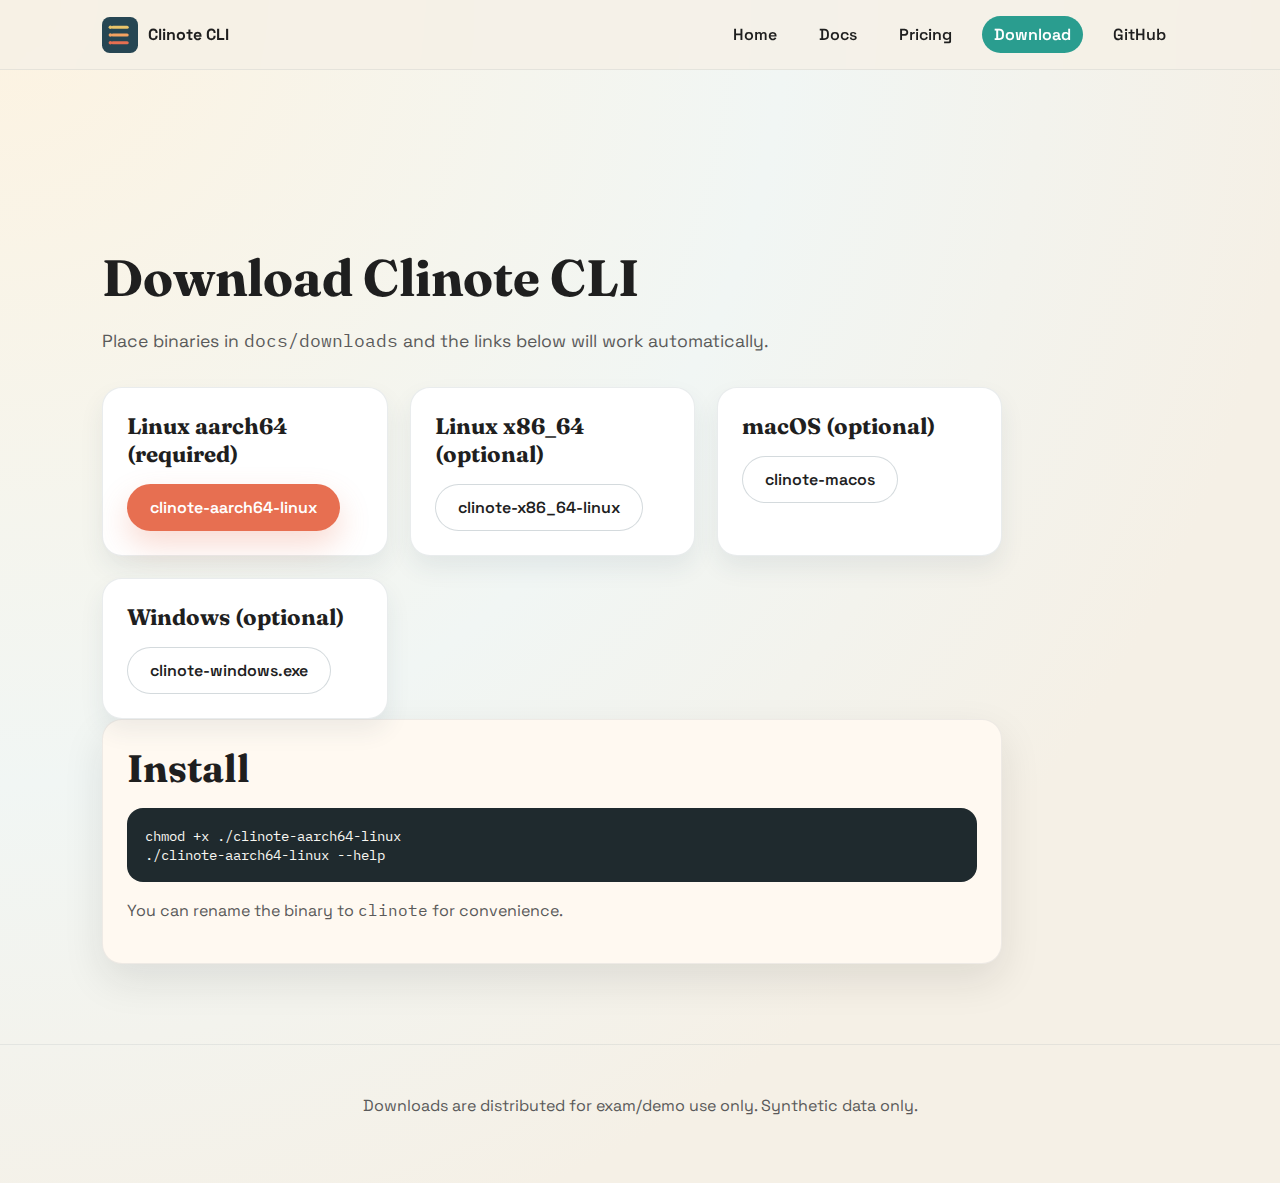
<file: clinote-main/docs/download.html>
<!doctype html>
<html lang="en">
<head>
  <meta charset="utf-8" />
  <meta name="viewport" content="width=device-width,initial-scale=1" />
  <title>Clinote CLI Downloads</title>
  <link rel="stylesheet" href="style.css" />
</head>
<body>
  <header class="site-header">
    <nav class="nav">
      <a class="brand" href="index.html">
        <img src="assets/logo.svg" alt="Clinote logo" />
        <span>Clinote CLI</span>
      </a>
      <div class="nav-links">
        <a href="index.html">Home</a>
        <a href="docs.html">Docs</a>
        <a href="pricing.html">Pricing</a>
        <a href="download.html" class="active">Download</a>
        <a href="https://github.com/owusurita529-sys/clinote" target="_blank" rel="noopener noreferrer">GitHub</a>
      </div>
    </nav>
  </header>

  <main>
    <section class="section narrow">
      <h1>Download Clinote CLI</h1>
      <p class="lead">Place binaries in <code>docs/downloads</code> and the links below will work automatically.</p>

      <div class="download-grid">
        <div class="download-card">
          <h3>Linux aarch64 (required)</h3>
          <a class="btn primary" href="downloads/clinote-aarch64-linux">clinote-aarch64-linux</a>
        </div>
        <div class="download-card">
          <h3>Linux x86_64 (optional)</h3>
          <a class="btn ghost" href="downloads/clinote-x86_64-linux">clinote-x86_64-linux</a>
        </div>
        <div class="download-card">
          <h3>macOS (optional)</h3>
          <a class="btn ghost" href="downloads/clinote-macos">clinote-macos</a>
        </div>
        <div class="download-card">
          <h3>Windows (optional)</h3>
          <a class="btn ghost" href="downloads/clinote-windows.exe">clinote-windows.exe</a>
        </div>
      </div>

      <div class="panel-card">
        <h2>Install</h2>
        <pre class="code-block"><code>chmod +x ./clinote-aarch64-linux
./clinote-aarch64-linux --help</code></pre>
        <p class="muted">You can rename the binary to <code>clinote</code> for convenience.</p>
      </div>
    </section>
  </main>

  <footer class="footer">
    <p>Downloads are distributed for exam/demo use only. Synthetic data only.</p>
  </footer>
</body>
</html>
</file>
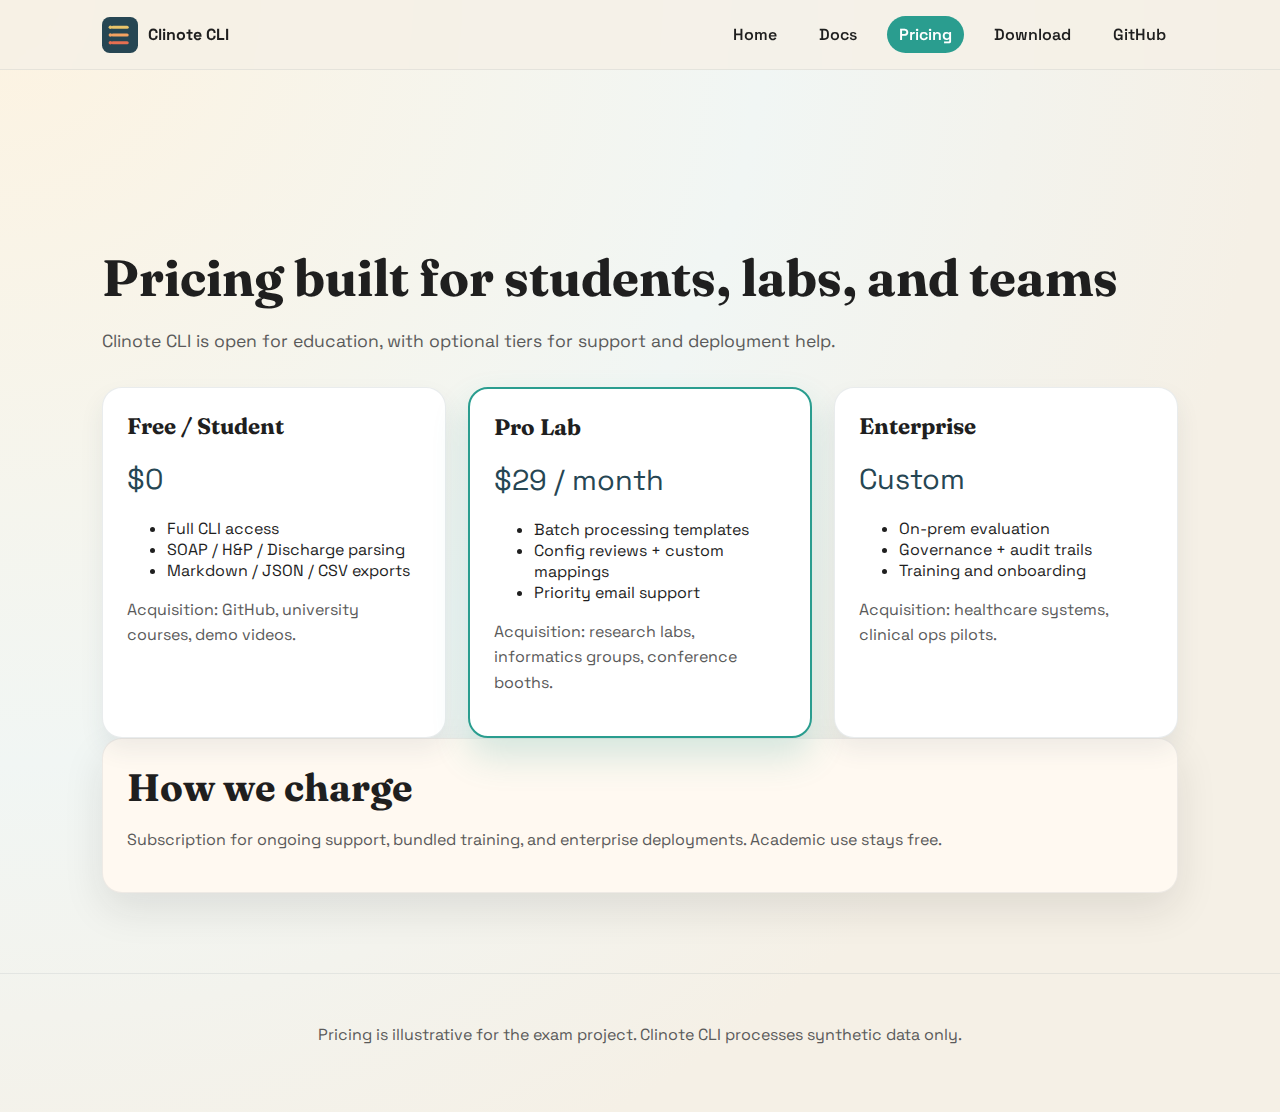
<file: clinote-main/docs/pricing.html>
<!doctype html>
<html lang="en">
<head>
  <meta charset="utf-8" />
  <meta name="viewport" content="width=device-width,initial-scale=1" />
  <title>Clinote CLI Pricing</title>
  <link rel="stylesheet" href="style.css" />
</head>
<body>
  <header class="site-header">
    <nav class="nav">
      <a class="brand" href="index.html">
        <img src="assets/logo.svg" alt="Clinote logo" />
        <span>Clinote CLI</span>
      </a>
      <div class="nav-links">
        <a href="index.html">Home</a>
        <a href="docs.html">Docs</a>
        <a href="pricing.html" class="active">Pricing</a>
        <a href="download.html">Download</a>
        <a href="https://github.com/owusurita529-sys/clinote" target="_blank" rel="noopener noreferrer">GitHub</a>
      </div>
    </nav>
  </header>

  <main>
    <section class="section">
      <h1>Pricing built for students, labs, and teams</h1>
      <p class="lead">Clinote CLI is open for education, with optional tiers for support and deployment help.</p>

      <div class="price-grid">
        <article class="price-card">
          <h3>Free / Student</h3>
          <p class="price">$0</p>
          <ul>
            <li>Full CLI access</li>
            <li>SOAP / H&amp;P / Discharge parsing</li>
            <li>Markdown / JSON / CSV exports</li>
          </ul>
          <p class="muted">Acquisition: GitHub, university courses, demo videos.</p>
        </article>
        <article class="price-card featured">
          <h3>Pro Lab</h3>
          <p class="price">$29 / month</p>
          <ul>
            <li>Batch processing templates</li>
            <li>Config reviews + custom mappings</li>
            <li>Priority email support</li>
          </ul>
          <p class="muted">Acquisition: research labs, informatics groups, conference booths.</p>
        </article>
        <article class="price-card">
          <h3>Enterprise</h3>
          <p class="price">Custom</p>
          <ul>
            <li>On-prem evaluation</li>
            <li>Governance + audit trails</li>
            <li>Training and onboarding</li>
          </ul>
          <p class="muted">Acquisition: healthcare systems, clinical ops pilots.</p>
        </article>
      </div>

      <div class="panel-card">
        <h2>How we charge</h2>
        <p>Subscription for ongoing support, bundled training, and enterprise deployments. Academic use stays free.</p>
      </div>
    </section>
  </main>

  <footer class="footer">
    <p>Pricing is illustrative for the exam project. Clinote CLI processes synthetic data only.</p>
  </footer>
</body>
</html>
</file>
<file: docs/style.css>
@import url("https://fonts.googleapis.com/css2?family=Fraunces:wght@600;700&family=IBM+Plex+Mono:wght@400;500&family=Space+Grotesk:wght@400;600;700&display=swap");

:root {
  --bg: #f5f0e6;
  --paper: #fff9f1;
  --ink: #1f1f1f;
  --muted: #5a5a5a;
  --accent: #e76f51;
  --accent-2: #2a9d8f;
  --accent-3: #264653;
  --shadow: rgba(31, 31, 31, 0.1);
  --radius: 20px;
  --body-font: "Space Grotesk", "Helvetica Neue", sans-serif;
  --display-font: "Fraunces", "Times New Roman", serif;
  --mono-font: "IBM Plex Mono", "Courier New", monospace;
}

* {
  box-sizing: border-box;
}

body {
  margin: 0;
  font-family: var(--body-font);
  color: var(--ink);
  background: radial-gradient(circle at top left, #fdf3e1, #f1f6f4 45%, #f5f0e6 75%);
  min-height: 100vh;
}

main {
  padding: 96px 8vw 80px;
}

h1,
h2,
h3 {
  font-family: var(--display-font);
  margin: 0 0 16px;
}

h1 {
  font-size: clamp(2.6rem, 4vw, 3.6rem);
}

h2 {
  font-size: clamp(1.8rem, 3vw, 2.4rem);
}

h3 {
  font-size: 1.4rem;
}

p {
  line-height: 1.6;
  color: var(--muted);
}

a {
  color: inherit;
  text-decoration: none;
}

code {
  font-family: var(--mono-font);
}

.site-header {
  position: sticky;
  top: 0;
  backdrop-filter: blur(10px);
  background: rgba(245, 240, 230, 0.8);
  border-bottom: 1px solid rgba(38, 70, 83, 0.08);
  z-index: 20;
}

.nav {
  display: flex;
  align-items: center;
  justify-content: space-between;
  padding: 16px 8vw;
}

.brand {
  display: inline-flex;
  align-items: center;
  gap: 10px;
  font-weight: 700;
}

.brand img {
  width: 36px;
  height: 36px;
}

.nav-links {
  display: flex;
  gap: 18px;
  font-weight: 600;
}

.nav-links a {
  padding: 8px 12px;
  border-radius: 999px;
  transition: background 0.2s ease, color 0.2s ease;
}

.nav-links a.active,
.nav-links a:hover {
  background: var(--accent-2);
  color: #fff;
}

.hero {
  display: grid;
  grid-template-columns: repeat(auto-fit, minmax(280px, 1fr));
  gap: 40px;
  align-items: center;
  margin-top: 40px;
}

.hero-content {
  animation: fadeUp 0.7s ease both;
}

.hero h1 {
  color: var(--accent-3);
}

.lead {
  font-size: 1.1rem;
}

.hero-actions {
  display: flex;
  gap: 16px;
  margin: 24px 0;
}

.hero-meta {
  display: flex;
  flex-wrap: wrap;
  gap: 12px 18px;
  font-size: 0.95rem;
  color: var(--muted);
}

.btn {
  display: inline-flex;
  align-items: center;
  justify-content: center;
  padding: 12px 22px;
  border-radius: 999px;
  font-weight: 600;
  border: 1px solid transparent;
  transition: transform 0.2s ease, box-shadow 0.2s ease;
}

.btn.primary {
  background: var(--accent);
  color: #fff;
  box-shadow: 0 14px 30px rgba(231, 111, 81, 0.25);
}

.btn.ghost {
  background: #fff;
  border-color: rgba(38, 70, 83, 0.2);
}

.btn:hover {
  transform: translateY(-2px);
}

.hero-panel {
  display: grid;
  gap: 18px;
}

.panel-card {
  background: var(--paper);
  padding: 24px;
  border-radius: var(--radius);
  box-shadow: 0 16px 40px var(--shadow);
  border: 1px solid rgba(38, 70, 83, 0.08);
}

.panel-card.accent {
  background: linear-gradient(120deg, rgba(42, 157, 143, 0.12), rgba(231, 111, 81, 0.12));
}

.panel-title {
  font-weight: 700;
  color: var(--accent-3);
}

.section {
  margin-top: 80px;
}

.section.narrow {
  max-width: 900px;
}

.card-grid {
  display: grid;
  grid-template-columns: repeat(auto-fit, minmax(220px, 1fr));
  gap: 20px;
  margin-top: 32px;
}

.card {
  background: #fff;
  padding: 20px;
  border-radius: 18px;
  border: 1px solid rgba(38, 70, 83, 0.1);
  box-shadow: 0 12px 24px rgba(38, 70, 83, 0.08);
  animation: floatIn 0.8s ease both;
  animation-delay: var(--delay);
}

.demo-grid {
  display: grid;
  grid-template-columns: repeat(auto-fit, minmax(260px, 1fr));
  gap: 24px;
  margin-top: 24px;
}

.code-block {
  background: #1f2a2e;
  color: #f8f7f2;
  padding: 18px;
  border-radius: 16px;
  font-family: var(--mono-font);
  font-size: 0.9rem;
  overflow-x: auto;
}

.code-label {
  font-weight: 600;
  color: var(--accent-3);
}

.pill-grid {
  display: flex;
  flex-wrap: wrap;
  gap: 12px;
  margin-top: 16px;
}

.pill-grid span {
  background: #fff;
  padding: 8px 14px;
  border-radius: 999px;
  border: 1px solid rgba(38, 70, 83, 0.15);
}

.download-grid,
.price-grid {
  display: grid;
  grid-template-columns: repeat(auto-fit, minmax(240px, 1fr));
  gap: 22px;
  margin-top: 32px;
}

.download-card,
.price-card {
  background: #fff;
  border-radius: var(--radius);
  padding: 24px;
  border: 1px solid rgba(38, 70, 83, 0.1);
  box-shadow: 0 12px 24px rgba(38, 70, 83, 0.08);
}

.price-card.featured {
  border: 2px solid var(--accent-2);
  box-shadow: 0 18px 36px rgba(42, 157, 143, 0.2);
}

.price {
  font-size: 1.8rem;
  color: var(--accent-3);
  margin: 12px 0;
}

.doc-list {
  padding-left: 18px;
  color: var(--muted);
  line-height: 1.7;
}

.muted {
  color: var(--muted);
}

.footer {
  padding: 32px 8vw 48px;
  border-top: 1px solid rgba(38, 70, 83, 0.08);
  color: var(--muted);
  text-align: center;
}

.reveal {
  animation: fadeUp 0.8s ease both;
}

@keyframes fadeUp {
  from {
    opacity: 0;
    transform: translateY(18px);
  }
  to {
    opacity: 1;
    transform: translateY(0);
  }
}

@keyframes floatIn {
  from {
    opacity: 0;
    transform: translateY(16px);
  }
  to {
    opacity: 1;
    transform: translateY(0);
  }
}

@media (max-width: 800px) {
  main {
    padding: 88px 6vw 72px;
  }

  .nav {
    flex-direction: column;
    gap: 12px;
  }

  .nav-links {
    flex-wrap: wrap;
    justify-content: center;
  }

  .hero-actions {
    flex-direction: column;
    align-items: flex-start;
  }
}
</file>
<file: clinote-main/docs/style.css>
@import url("https://fonts.googleapis.com/css2?family=Fraunces:wght@600;700&family=IBM+Plex+Mono:wght@400;500&family=Space+Grotesk:wght@400;600;700&display=swap");

:root {
  --bg: #f5f0e6;
  --paper: #fff9f1;
  --ink: #1f1f1f;
  --muted: #5a5a5a;
  --accent: #e76f51;
  --accent-2: #2a9d8f;
  --accent-3: #264653;
  --shadow: rgba(31, 31, 31, 0.1);
  --radius: 20px;
  --body-font: "Space Grotesk", "Helvetica Neue", sans-serif;
  --display-font: "Fraunces", "Times New Roman", serif;
  --mono-font: "IBM Plex Mono", "Courier New", monospace;
}

* {
  box-sizing: border-box;
}

body {
  margin: 0;
  font-family: var(--body-font);
  color: var(--ink);
  background: radial-gradient(circle at top left, #fdf3e1, #f1f6f4 45%, #f5f0e6 75%);
  min-height: 100vh;
}

main {
  padding: 96px 8vw 80px;
}

h1,
h2,
h3 {
  font-family: var(--display-font);
  margin: 0 0 16px;
}

h1 {
  font-size: clamp(2.6rem, 4vw, 3.6rem);
}

h2 {
  font-size: clamp(1.8rem, 3vw, 2.4rem);
}

h3 {
  font-size: 1.4rem;
}

p {
  line-height: 1.6;
  color: var(--muted);
}

a {
  color: inherit;
  text-decoration: none;
}

code {
  font-family: var(--mono-font);
}

.site-header {
  position: sticky;
  top: 0;
  backdrop-filter: blur(10px);
  background: rgba(245, 240, 230, 0.8);
  border-bottom: 1px solid rgba(38, 70, 83, 0.08);
  z-index: 20;
}

.nav {
  display: flex;
  align-items: center;
  justify-content: space-between;
  padding: 16px 8vw;
}

.brand {
  display: inline-flex;
  align-items: center;
  gap: 10px;
  font-weight: 700;
}

.brand img {
  width: 36px;
  height: 36px;
}

.nav-links {
  display: flex;
  gap: 18px;
  font-weight: 600;
}

.nav-links a {
  padding: 8px 12px;
  border-radius: 999px;
  transition: background 0.2s ease, color 0.2s ease;
}

.nav-links a.active,
.nav-links a:hover {
  background: var(--accent-2);
  color: #fff;
}

.hero {
  display: grid;
  grid-template-columns: repeat(auto-fit, minmax(280px, 1fr));
  gap: 40px;
  align-items: center;
  margin-top: 40px;
}

.hero-content {
  animation: fadeUp 0.7s ease both;
}

.hero h1 {
  color: var(--accent-3);
}

.lead {
  font-size: 1.1rem;
}

.hero-actions {
  display: flex;
  gap: 16px;
  margin: 24px 0;
}

.hero-meta {
  display: flex;
  flex-wrap: wrap;
  gap: 12px 18px;
  font-size: 0.95rem;
  color: var(--muted);
}

.btn {
  display: inline-flex;
  align-items: center;
  justify-content: center;
  padding: 12px 22px;
  border-radius: 999px;
  font-weight: 600;
  border: 1px solid transparent;
  transition: transform 0.2s ease, box-shadow 0.2s ease;
}

.btn.primary {
  background: var(--accent);
  color: #fff;
  box-shadow: 0 14px 30px rgba(231, 111, 81, 0.25);
}

.btn.ghost {
  background: #fff;
  border-color: rgba(38, 70, 83, 0.2);
}

.btn:hover {
  transform: translateY(-2px);
}

.hero-panel {
  display: grid;
  gap: 18px;
}

.panel-card {
  background: var(--paper);
  padding: 24px;
  border-radius: var(--radius);
  box-shadow: 0 16px 40px var(--shadow);
  border: 1px solid rgba(38, 70, 83, 0.08);
}

.panel-card.accent {
  background: linear-gradient(120deg, rgba(42, 157, 143, 0.12), rgba(231, 111, 81, 0.12));
}

.panel-title {
  font-weight: 700;
  color: var(--accent-3);
}

.section {
  margin-top: 80px;
}

.section.narrow {
  max-width: 900px;
}

.card-grid {
  display: grid;
  grid-template-columns: repeat(auto-fit, minmax(220px, 1fr));
  gap: 20px;
  margin-top: 32px;
}

.card {
  background: #fff;
  padding: 20px;
  border-radius: 18px;
  border: 1px solid rgba(38, 70, 83, 0.1);
  box-shadow: 0 12px 24px rgba(38, 70, 83, 0.08);
  animation: floatIn 0.8s ease both;
  animation-delay: var(--delay);
}

.demo-grid {
  display: grid;
  grid-template-columns: repeat(auto-fit, minmax(260px, 1fr));
  gap: 24px;
  margin-top: 24px;
}

.code-block {
  background: #1f2a2e;
  color: #f8f7f2;
  padding: 18px;
  border-radius: 16px;
  font-family: var(--mono-font);
  font-size: 0.9rem;
  overflow-x: auto;
}

.code-label {
  font-weight: 600;
  color: var(--accent-3);
}

.pill-grid {
  display: flex;
  flex-wrap: wrap;
  gap: 12px;
  margin-top: 16px;
}

.pill-grid span {
  background: #fff;
  padding: 8px 14px;
  border-radius: 999px;
  border: 1px solid rgba(38, 70, 83, 0.15);
}

.download-grid,
.price-grid {
  display: grid;
  grid-template-columns: repeat(auto-fit, minmax(240px, 1fr));
  gap: 22px;
  margin-top: 32px;
}

.download-card,
.price-card {
  background: #fff;
  border-radius: var(--radius);
  padding: 24px;
  border: 1px solid rgba(38, 70, 83, 0.1);
  box-shadow: 0 12px 24px rgba(38, 70, 83, 0.08);
}

.price-card.featured {
  border: 2px solid var(--accent-2);
  box-shadow: 0 18px 36px rgba(42, 157, 143, 0.2);
}

.price {
  font-size: 1.8rem;
  color: var(--accent-3);
  margin: 12px 0;
}

.doc-list {
  padding-left: 18px;
  color: var(--muted);
  line-height: 1.7;
}

.muted {
  color: var(--muted);
}

.footer {
  padding: 32px 8vw 48px;
  border-top: 1px solid rgba(38, 70, 83, 0.08);
  color: var(--muted);
  text-align: center;
}

.reveal {
  animation: fadeUp 0.8s ease both;
}

@keyframes fadeUp {
  from {
    opacity: 0;
    transform: translateY(18px);
  }
  to {
    opacity: 1;
    transform: translateY(0);
  }
}

@keyframes floatIn {
  from {
    opacity: 0;
    transform: translateY(16px);
  }
  to {
    opacity: 1;
    transform: translateY(0);
  }
}

@media (max-width: 800px) {
  main {
    padding: 88px 6vw 72px;
  }

  .nav {
    flex-direction: column;
    gap: 12px;
  }

  .nav-links {
    flex-wrap: wrap;
    justify-content: center;
  }

  .hero-actions {
    flex-direction: column;
    align-items: flex-start;
  }
}
</file>
